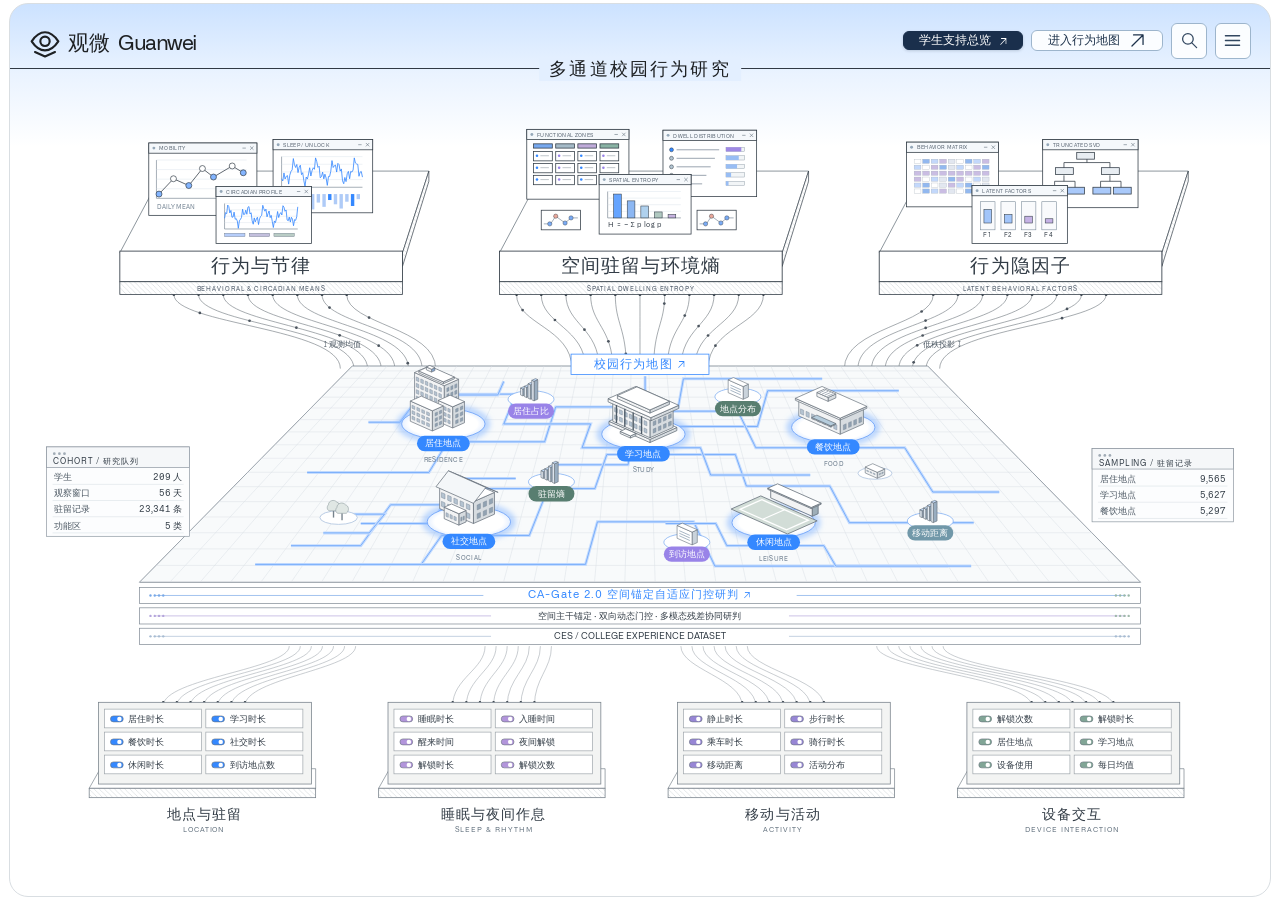
<file: campus-atlas/index.html>
<!doctype html>
<html lang="zh-CN">
<head>
  <meta charset="utf-8">
  <meta name="viewport" content="width=device-width, initial-scale=1">
  <meta name="theme-color" content="#d0e4ff">
  <meta name="description" content="观微校园行为研究工作台。探索三条行为表征通道与匿名学生的校园驻留记录。">
  <title>观微 · 多通道校园行为研究</title>
  <link rel="stylesheet" href="atlas.css">
  <link rel="stylesheet" href="workbench.css">
  <link rel="stylesheet" href="observations.css">
  <script defer src="diagram.js"></script>
  <script defer src="dataset.js"></script>
  <script defer src="pointmap.js"></script>
  <script defer src="workbench.js"></script>
  <script defer src="observations.js"></script>
  <script defer src="atlas.js"></script>
</head>
<body>
<main id="home" class="home">
  <header class="home-head">
    <a href="#home" class="brand" aria-label="观微首页"><span data-icon="brand"></span>观微<span class="brand-en">Guanwei</span></a>
    <h1>多通道校园行为研究</h1>
    <div class="head-actions">
      <a class="enter support-enter" href="#overview">学生支持总览 <span>↗</span></a>
      <a class="enter" href="#map">进入行为地图 <span data-icon="arrowUpRight"></span></a>
      <button class="head-icon" data-action="search" aria-label="查找学生" title="查找学生"><span data-icon="search"></span></button>
      <button class="head-icon" data-action="methods" aria-label="研究方法与数据" title="研究方法与数据"><span data-icon="menu"></span></button>
    </div>
  </header>
  <div class="diagram-scroll" tabindex="0" aria-label="交互式多通道研究架构图"><div id="architecture"></div></div>
  <div class="mobile-home-actions"><button data-action="enlarge">展开架构图</button></div>
  <nav class="mobile-index" aria-label="研究架构索引">
    <h2>研究通道</h2>
    <button data-channel="rhythm"><span>行为与节律</span><small>观察窗口内的行为均值 ↗</small></button>
    <button data-channel="spatial"><span>空间驻留与环境熵</span><small>五类地点的驻留分布 ↗</small></button>
    <button data-channel="latent"><span>行为隐因子</span><small>四维行为表征 ↗</small></button>
    <button data-channel="quality"><span>自适应门控研判</span><small>空间锚定 · 动态分流 ↗</small></button>
    <h2>校园功能区</h2>
    <div class="mobile-zones"><a href="#map/home">居住</a><a href="#map/study">学习</a><a href="#map/food">餐饮</a><a href="#map/social">社交</a><a href="#map/leisure">休闲</a></div>
  </nav>
</main>
<main id="workspace" class="workspace" hidden>
  <header class="work-head">
    <a href="#home" class="work-brand" title="返回研究架构"><span data-icon="brand"></span><b>观微</b></a>
    <a href="#home" class="back"><span data-icon="back"></span><span>研究架构</span></a>
    <h1>校园行为地图 <small>/ Campus Atlas</small></h1>
    <a class="map-support-link" href="#overview">学生支持 ↗</a>
    <button data-action="map-info" title="地图读法" aria-label="地图读法"><span data-icon="book"></span></button>
    <button class="export" data-action="export"><span data-icon="download"></span><span>导出记录</span></button>
  </header>
  <div class="work-body">
    <nav class="rail" aria-label="地图工具">
      <button data-action="students" title="学生索引" aria-label="学生索引"><span data-icon="database"></span></button>
      <button data-action="filters" title="筛选条件" aria-label="筛选条件"><span data-icon="filter"></span></button>
      <button data-action="map-info" title="图例与数据说明" aria-label="图例与数据说明"><span data-icon="info"></span></button>
      <a class="rail-bottom" href="#home" title="返回研究架构" aria-label="返回研究架构"><span data-icon="home"></span></a>
    </nav>
    <aside id="side" class="side">
      <header><strong id="sideTitle"></strong><button data-action="close-side" title="收起面板" aria-label="收起面板"><span data-icon="close"></span></button></header>
      <div id="sideContent"></div>
    </aside>
    <section class="map-body" aria-label="校园驻留点图">
      <div class="plot" id="plot">
        <canvas id="points" tabindex="0" aria-label="校园功能区驻留点图，可通过学生索引或下方记录按钮查看学生"></canvas>
        <div class="plot-tools"><button data-action="fit"><span data-icon="fit"></span>适应视图</button><button data-action="area" id="areaBtn" aria-pressed="false"><span data-icon="area"></span>区域框选</button><button data-action="clear-area" id="clearArea" hidden>清除框选</button></div>
        <div class="zoom"><button data-action="zoom-in" title="放大" aria-label="放大">+</button><button data-action="zoom-out" title="缩小" aria-label="缩小">−</button></div>
        <div id="hoverTip" class="hover-tip" hidden></div>
        <div class="legend"><div><i class="gold"></i>常规与中分组驻留</div><div><i class="purple"></i>高分组驻留</div></div>
        <output id="mapCount" class="map-count"></output>
        <div class="empty" id="noEvents" hidden>当前条件下没有驻留记录 <button data-action="reset">重置筛选</button></div>
      </div>
      <section class="timeline" aria-label="观察日时间轴">
        <button data-action="play" id="play" title="按日播放" aria-label="按日播放"><span data-icon="play"></span></button>
        <div class="timeline-track"><div class="ticks"><span>D01</span><span>D14</span><span>D28</span><span>D42</span><span>D56</span></div>
          <div id="timelineBars" title="拖动选择观察日范围，双击显示全部"></div>
        </div>
        <button class="day-readout" data-action="all-days" title="恢复全部观察日" id="dayReadout"></button>
      </section>
    </section>
  </div>
</main>
<dialog id="dialog"><div class="dialog-head"><span class="dialog-brand"><span data-icon="brand"></span>观微研究工作台</span><button data-action="dismiss" aria-label="关闭"><span data-icon="close"></span></button></div><div id="dialogContent"></div></dialog>
</body>
</html>
</file>
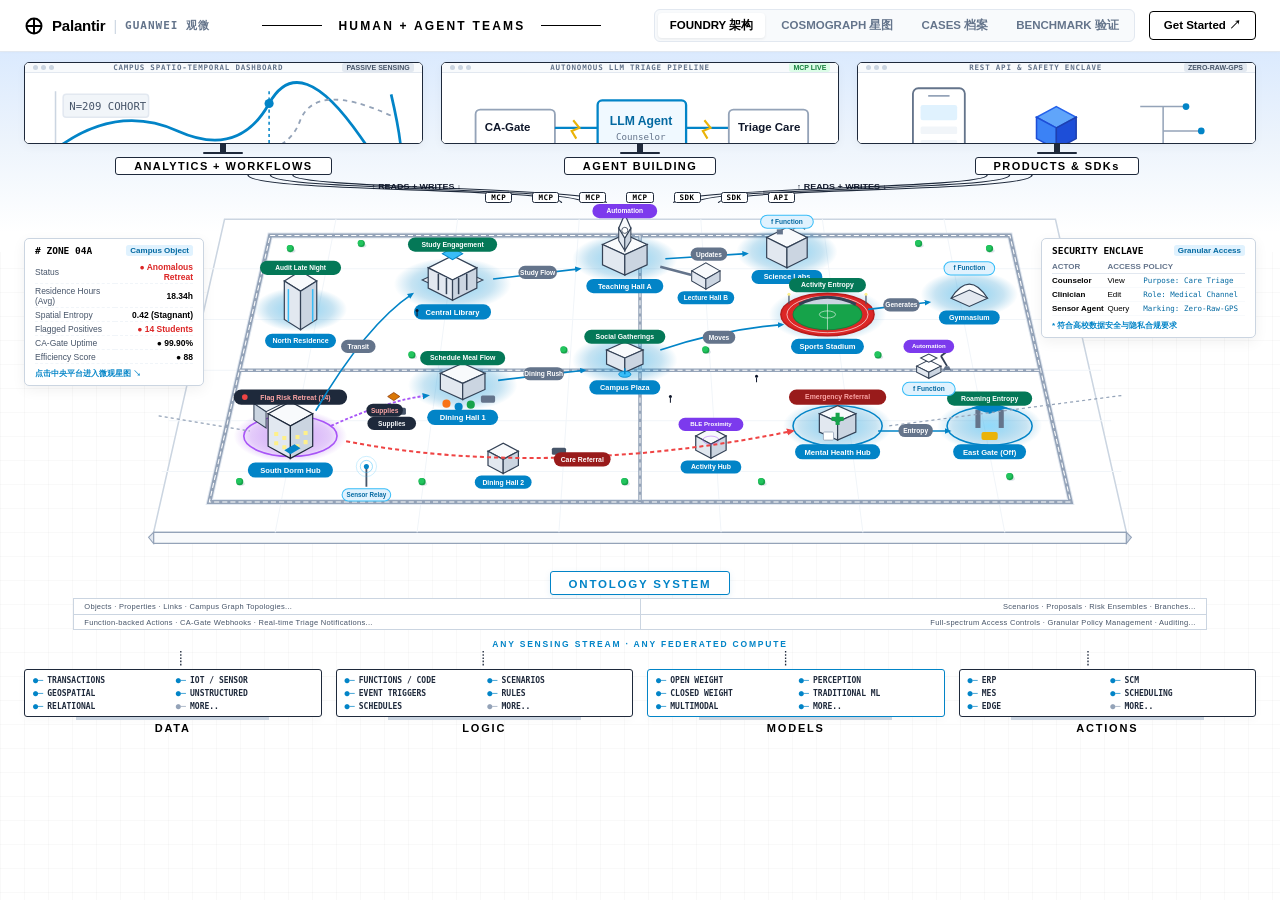
<file: workbench-preview/index.html>
<!DOCTYPE html>
<html lang="zh-CN">
<head>
  <meta charset="UTF-8">
  <meta name="viewport" content="width=device-width, initial-scale=1.0">
  <meta name="description" content="基于 Palantir Foundry 架构与 Cosmograph 轨迹星图的校园心理危机智能预警工作台">
  <title>Palantir Foundry × Cosmograph · 观微</title>
  <link rel="stylesheet" href="ui.css">
  <script defer src="data.js"></script>
  <script defer src="trajectories.js"></script>
  <script defer src="three-runtime.js"></script>
  <script defer src="scene3d.js"></script>
  <script defer src="visuals.js"></script>
  <script defer src="app.js"></script>
</head>
<body class="theme-foundry">

  <!-- ================= PALANTIR STYLE WHITE HEADER ================= -->
  <header class="palantir-header">
    <div class="palantir-brand">
      <svg class="palantir-logo-icon" width="20" height="20" viewBox="0 0 24 24" fill="none" stroke="currentColor" stroke-width="2.4">
        <circle cx="12" cy="12" r="9"/>
        <path d="M12 3v18M3 12h18"/>
      </svg>
      <span class="palantir-logo-text">Palantir</span>
      <span class="brand-divider">|</span>
      <span class="research-brand-text">GUANWEI 观微</span>
    </div>

    <div class="palantir-center-ribbon">
      <span class="ribbon-dash"></span>
      <span class="ribbon-text">HUMAN + AGENT TEAMS</span>
      <span class="ribbon-dash"></span>
    </div>

    <div class="palantir-nav-actions">
      <div class="view-switcher-group">
        <button type="button" class="view-switch-btn active" data-view="foundry">
          <span>FOUNDRY 架构</span>
        </button>
        <button type="button" class="view-switch-btn" data-view="cosmograph" id="btn-top-cosmograph">
          <span>COSMOGRAPH 星图</span>
        </button>
        <button type="button" class="view-switch-btn" data-view="cases">
          <span>CASES 档案</span>
        </button>
        <button type="button" class="view-switch-btn" data-view="research">
          <span>BENCHMARK 验证</span>
        </button>
      </div>

      <button type="button" class="btn-get-started" id="btn-quick-launch-star">
        <span>Get Started ↗</span>
      </button>
    </div>
  </header>


  
  <!-- ================= VIEW 1: PALANTIR FOUNDRY ARCHITECTURE ================= -->
  <main class="view-panel active" id="view-foundry" aria-label="Palantir Foundry 架构">
    <div class="palantir-canvas">

      <!-- Top Row: Three Monitor Displays -->
      <section class="monitors-row">
        
        <!-- Monitor 1: Analytics + Workflows -->
        <div class="monitor-wrapper">
          <div class="monitor-screen">
            <div class="screen-chrome">
              <span class="dots"><i></i><i></i><i></i></span>
              <span class="chrome-title">CAMPUS SPATIO-TEMPORAL DASHBOARD</span>
              <span class="chrome-badge">PASSIVE SENSING</span>
            </div>
            <div class="screen-viewport">
              <svg class="monitor-svg" viewBox="0 0 260 76">
                <line x1="20" y1="62" x2="240" y2="62" stroke="#cbd5e1" stroke-width="1"/>
                <line x1="20" y1="12" x2="20" y2="62" stroke="#cbd5e1" stroke-width="1"/>
                <path d="M 20 50 Q 60 20, 100 38 T 160 20 T 220 42 T 240 14" fill="none" stroke="#0284c7" stroke-width="1.8"/>
                <path d="M 20 58 Q 70 45, 120 52 T 180 32 T 240 28" fill="none" stroke="#94a3b8" stroke-width="1.2" stroke-dasharray="3 3"/>
                <circle cx="160" cy="20" r="3" fill="#0284c7"/>
                <line x1="160" y1="12" x2="160" y2="62" stroke="#0284c7" stroke-width="1" stroke-dasharray="2 2"/>
                <rect x="25" y="14" width="56" height="15" rx="2" fill="#f1f5f9" stroke="#e2e8f0"/>
                <text x="29" y="24" font-size="7" fill="#475569" font-family="monospace">N=209 COHORT</text>
              </svg>
            </div>
          </div>
          <div class="monitor-stand"></div>
          <div class="monitor-base"></div>
          <div class="monitor-title-box">
            <h3>ANALYTICS + WORKFLOWS</h3>
          </div>
        </div>

        <!-- Monitor 2: Agent Building -->
        <div class="monitor-wrapper">
          <div class="monitor-screen">
            <div class="screen-chrome">
              <span class="dots"><i></i><i></i><i></i></span>
              <span class="chrome-title">AUTONOMOUS LLM TRIAGE PIPELINE</span>
              <span class="chrome-badge live">MCP LIVE</span>
            </div>
            <div class="screen-viewport">
              <svg class="monitor-svg" viewBox="0 0 260 76">
                <rect x="22" y="24" width="52" height="24" rx="3" fill="#ffffff" stroke="#94a3b8" stroke-width="1.2"/>
                <text x="28" y="38" font-size="7.5" font-weight="700" fill="#0f172a" font-family="sans-serif">CA-Gate</text>
                
                <line x1="74" y1="36" x2="102" y2="36" stroke="#0284c7" stroke-width="1.5"/>
                
                <rect x="102" y="18" width="58" height="34" rx="3" fill="#f0f9ff" stroke="#0284c7" stroke-width="1.5"/>
                <text x="110" y="34" font-size="8" font-weight="700" fill="#0369a1" font-family="sans-serif">LLM Agent</text>
                <text x="114" y="44" font-size="6" fill="#64748b" font-family="monospace">Counselor</text>

                <line x1="160" y1="36" x2="188" y2="36" stroke="#0284c7" stroke-width="1.5"/>

                <rect x="188" y="24" width="52" height="24" rx="3" fill="#ffffff" stroke="#94a3b8" stroke-width="1.2"/>
                <text x="194" y="38" font-size="7.5" font-weight="700" fill="#0f172a" font-family="sans-serif">Triage Care</text>

                <path d="M 86 31 L 90 36 L 85 38 L 88 43" stroke="#eab308" stroke-width="1.4" fill="none"/>
                <path d="M 172 31 L 176 36 L 171 38 L 174 43" stroke="#eab308" stroke-width="1.4" fill="none"/>
              </svg>
            </div>
          </div>
          <div class="monitor-stand"></div>
          <div class="monitor-base"></div>
          <div class="monitor-title-box">
            <h3>AGENT BUILDING</h3>
          </div>
        </div>

        <!-- Monitor 3: Products & SDKs -->
        <div class="monitor-wrapper">
          <div class="monitor-screen">
            <div class="screen-chrome">
              <span class="dots"><i></i><i></i><i></i></span>
              <span class="chrome-title">REST API & SAFETY ENCLAVE</span>
              <span class="chrome-badge">ZERO-RAW-GPS</span>
            </div>
            <div class="screen-viewport">
              <svg class="monitor-svg" viewBox="0 0 260 76">
                <!-- Mobile Mockup -->
                <rect x="36" y="10" width="34" height="56" rx="3.5" fill="#ffffff" stroke="#64748b" stroke-width="1.2"/>
                <line x1="46" y1="15" x2="60" y2="15" stroke="#94a3b8" stroke-width="1.2"/>
                <rect x="41" y="21" width="24" height="10" rx="1.5" fill="#e0f2fe"/>
                <rect x="41" y="35" width="24" height="5" rx="1" fill="#f1f5f9"/>
                <rect x="41" y="44" width="24" height="5" rx="1" fill="#f1f5f9"/>

                <!-- Isometric 3D Security Cube -->
                <g transform="translate(130, 36)">
                  <polygon points="0,-14 13,-7 0,0 -13,-7" fill="#60a5fa" stroke="#2563eb" stroke-width="1"/>
                  <polygon points="-13,-7 0,0 0,14 -13,7" fill="#3b82f6" stroke="#1d4ed8" stroke-width="1"/>
                  <polygon points="13,-7 0,0 0,14 13,7" fill="#1d4ed8" stroke="#1e40af" stroke-width="1"/>
                </g>

                <!-- API Hierarchy Tree -->
                <line x1="185" y1="22" x2="215" y2="22" stroke="#94a3b8" stroke-width="1"/>
                <line x1="200" y1="22" x2="200" y2="58" stroke="#94a3b8" stroke-width="1"/>
                <line x1="200" y1="38" x2="225" y2="38" stroke="#94a3b8" stroke-width="1"/>
                <line x1="200" y1="58" x2="235" y2="58" stroke="#94a3b8" stroke-width="1"/>
                <circle cx="215" cy="22" r="2.2" fill="#0284c7"/>
                <circle cx="225" cy="38" r="2.2" fill="#0284c7"/>
                <circle cx="235" cy="58" r="2.2" fill="#0284c7"/>
              </svg>
            </div>
          </div>
          <div class="monitor-stand"></div>
          <div class="monitor-base"></div>
          <div class="monitor-title-box">
            <h3>PRODUCTS & SDKs</h3>
          </div>
        </div>

      </section>

      <!-- Connecting Cables Fanning Downward -->
      <section class="cables-fanning">
        <svg viewBox="0 0 1100 32" preserveAspectRatio="none">
          <path d="M 200 0 C 200 20, 480 14, 480 32" stroke="#1e293b" stroke-width="1.2" fill="none"/>
          <path d="M 220 0 C 220 18, 500 14, 500 32" stroke="#1e293b" stroke-width="1.2" fill="none"/>
          <path d="M 240 0 C 240 16, 520 14, 520 32" stroke="#1e293b" stroke-width="1.2" fill="none"/>
          <path d="M 900 0 C 900 20, 620 14, 620 32" stroke="#1e293b" stroke-width="1.2" fill="none"/>
          <path d="M 880 0 C 880 18, 600 14, 600 32" stroke="#1e293b" stroke-width="1.2" fill="none"/>
          <path d="M 860 0 C 860 16, 580 14, 580 32" stroke="#1e293b" stroke-width="1.2" fill="none"/>
          <text x="310" y="16" font-size="8" font-weight="700" fill="#0f172a" font-family="sans-serif">↑ READS + WRITES ↓</text>
          <text x="690" y="16" font-size="8" font-weight="700" fill="#0f172a" font-family="sans-serif">↑ READS + WRITES ↓</text>
        </svg>
        <div class="mcp-badges-row">
          <span class="mcp-pill">MCP</span>
          <span class="mcp-pill">MCP</span>
          <span class="mcp-pill">MCP</span>
          <span class="mcp-pill">MCP</span>
          <span class="mcp-pill">SDK</span>
          <span class="mcp-pill">SDK</span>
          <span class="mcp-pill">API</span>
        </div>
      </section>

      <!-- Center: The 2.5D Isometric CAMPUS GIS ONTOLOGY SYSTEM Platform -->
      <section class="ontology-master-stage" id="ontology-master-stage" title="点击下钻进入 Cosmograph 深空轨迹星图">
        
        <!-- Left Floating Card: # ZONE 04A (Dormitory) -->
        <div class="palantir-float-card card-left">
          <div class="f-card-header">
            <span class="f-card-tag"># ZONE 04A</span>
            <span class="f-card-pill-blue">Campus Object</span>
          </div>
          <table class="f-card-table">
            <tr><td>Status</td><td class="bold red-dot">● Anomalous Retreat</td></tr>
            <tr><td>Residence Hours (Avg)</td><td class="bold">18.34h</td></tr>
            <tr><td>Spatial Entropy</td><td class="bold">0.42 (Stagnant)</td></tr>
            <tr><td>Flagged Positives</td><td class="bold red-dot">● 14 Students</td></tr>
            <tr><td>CA-Gate Uptime</td><td class="bold">● 99.90%</td></tr>
            <tr><td>Efficiency Score</td><td class="bold">● 88</td></tr>
          </table>
          <div class="f-card-hint">
            <span>点击中央平台进入微观星图 ↘</span>
          </div>
        </div>

        <!-- The 2.5D Isometric Platform SVG Drawing (DENSE FULL CAMPUS MAP - 18 NODES) -->
        <div class="isometric-canvas-wrap">
          <svg class="isometric-svg" viewBox="0 0 1000 375">
            <defs>
              <radialGradient id="node-halo" cx="50%" cy="50%" r="50%">
                <stop offset="0%" stop-color="#38bdf8" stop-opacity="0.55"/>
                <stop offset="70%" stop-color="#0284c7" stop-opacity="0.22"/>
                <stop offset="100%" stop-color="#0284c7" stop-opacity="0"/>
              </radialGradient>
              <radialGradient id="node-halo-purple" cx="50%" cy="50%" r="50%">
                <stop offset="0%" stop-color="#c084fc" stop-opacity="0.6"/>
                <stop offset="70%" stop-color="#9333ea" stop-opacity="0.25"/>
                <stop offset="100%" stop-color="#9333ea" stop-opacity="0"/>
              </radialGradient>
              <marker id="arrow-blue" viewBox="0 0 10 10" refX="5" refY="5" markerWidth="5" markerHeight="5" orient="auto-start-reverse">
                <path d="M 0 1.5 L 8 5 L 0 8.5 z" fill="#0284c7"/>
              </marker>
              <marker id="arrow-red" viewBox="0 0 10 10" refX="5" refY="5" markerWidth="5" markerHeight="5" orient="auto-start-reverse">
                <path d="M 0 1.5 L 8 5 L 0 8.5 z" fill="#ef4444"/>
              </marker>
            </defs>

            <!-- 2.5D Isometric Platform Top Surface -->
            <polygon points="90,16 910,16 980,325 20,325" fill="#ffffff" stroke="#cbd5e1" stroke-width="1.5"/>
            
            <!-- Platform 3D Front Extrusion Slab Thickness -->
            <polygon points="20,325 980,325 980,336 20,336" fill="#f8fafc" stroke="#94a3b8" stroke-width="1.2"/>
            <polygon points="20,325 20,336 15,330" fill="#e2e8f0" stroke="#94a3b8" stroke-width="1"/>
            <polygon points="980,325 980,336 985,330" fill="#cbd5e1" stroke="#94a3b8" stroke-width="1"/>

            <!-- Campus Grid lines -->
            <g stroke="#f1f5f9" stroke-width="1">
              <line x1="75" y1="65" x2="925" y2="65"/>
              <line x1="60" y1="115" x2="940" y2="115"/>
              <line x1="45" y1="165" x2="955" y2="165"/>
              <line x1="35" y1="215" x2="965" y2="215"/>
              <line x1="28" y1="265" x2="975" y2="265"/>
              <line x1="200" y1="16" x2="140" y2="325"/>
              <line x1="320" y1="16" x2="280" y2="325"/>
              <line x1="440" y1="16" x2="420" y2="325"/>
              <line x1="560" y1="16" x2="580" y2="325"/>
              <line x1="680" y1="16" x2="720" y2="325"/>
              <line x1="800" y1="16" x2="860" y2="325"/>
            </g>

            <!-- Campus Perimeter Ring Avenue & Cross Roads (Asphalt + White Dash) -->
            <polygon points="135,32 865,32 925,295 75,295" fill="none" stroke="#e2e8f0" stroke-width="6"/>
            <polygon points="135,32 865,32 925,295 75,295" fill="none" stroke="#94a3b8" stroke-width="4"/>
            <polygon points="135,32 865,32 925,295 75,295" fill="none" stroke="#ffffff" stroke-width="1" stroke-dasharray="5 3"/>

            <line x1="500" y1="32" x2="500" y2="295" stroke="#94a3b8" stroke-width="3.5"/>
            <line x1="500" y1="32" x2="500" y2="295" stroke="#ffffff" stroke-width="1" stroke-dasharray="5 3"/>

            <line x1="105" y1="165" x2="895" y2="165" stroke="#94a3b8" stroke-width="3.5"/>
            <line x1="105" y1="165" x2="895" y2="165" stroke="#ffffff" stroke-width="1" stroke-dasharray="5 3"/>

            <!-- Campus Landscaping Trees -->
            <g>
              <g transform="translate(155, 45)"><ellipse cx="1" cy="2" rx="4" ry="2" fill="#94a3b8" opacity="0.3"/><circle cx="0" cy="0" r="3.5" fill="#16a34a"/><circle cx="-0.8" cy="-0.8" r="2.8" fill="#22c55e"/></g>
              <g transform="translate(225, 40)"><ellipse cx="1" cy="2" rx="4" ry="2" fill="#94a3b8" opacity="0.3"/><circle cx="0" cy="0" r="3.5" fill="#16a34a"/><circle cx="-0.8" cy="-0.8" r="2.8" fill="#22c55e"/></g>
              <g transform="translate(775, 40)"><ellipse cx="1" cy="2" rx="4" ry="2" fill="#94a3b8" opacity="0.3"/><circle cx="0" cy="0" r="3.5" fill="#16a34a"/><circle cx="-0.8" cy="-0.8" r="2.8" fill="#22c55e"/></g>
              <g transform="translate(845, 45)"><ellipse cx="1" cy="2" rx="4" ry="2" fill="#94a3b8" opacity="0.3"/><circle cx="0" cy="0" r="3.5" fill="#16a34a"/><circle cx="-0.8" cy="-0.8" r="2.8" fill="#22c55e"/></g>
              <g transform="translate(275, 150)"><ellipse cx="1" cy="2" rx="4" ry="2" fill="#94a3b8" opacity="0.3"/><circle cx="0" cy="0" r="3.5" fill="#16a34a"/><circle cx="-0.8" cy="-0.8" r="2.8" fill="#22c55e"/></g>
              <g transform="translate(425, 145)"><ellipse cx="1" cy="2" rx="4" ry="2" fill="#94a3b8" opacity="0.3"/><circle cx="0" cy="0" r="3.5" fill="#16a34a"/><circle cx="-0.8" cy="-0.8" r="2.8" fill="#22c55e"/></g>
              <g transform="translate(565, 145)"><ellipse cx="1" cy="2" rx="4" ry="2" fill="#94a3b8" opacity="0.3"/><circle cx="0" cy="0" r="3.5" fill="#16a34a"/><circle cx="-0.8" cy="-0.8" r="2.8" fill="#22c55e"/></g>
              <g transform="translate(735, 150)"><ellipse cx="1" cy="2" rx="4" ry="2" fill="#94a3b8" opacity="0.3"/><circle cx="0" cy="0" r="3.5" fill="#16a34a"/><circle cx="-0.8" cy="-0.8" r="2.8" fill="#22c55e"/></g>
              <g transform="translate(105, 275)"><ellipse cx="1" cy="2" rx="4" ry="2" fill="#94a3b8" opacity="0.3"/><circle cx="0" cy="0" r="3.5" fill="#16a34a"/><circle cx="-0.8" cy="-0.8" r="2.8" fill="#22c55e"/></g>
              <g transform="translate(285, 275)"><ellipse cx="1" cy="2" rx="4" ry="2" fill="#94a3b8" opacity="0.3"/><circle cx="0" cy="0" r="3.5" fill="#16a34a"/><circle cx="-0.8" cy="-0.8" r="2.8" fill="#22c55e"/></g>
              <g transform="translate(485, 275)"><ellipse cx="1" cy="2" rx="4" ry="2" fill="#94a3b8" opacity="0.3"/><circle cx="0" cy="0" r="3.5" fill="#16a34a"/><circle cx="-0.8" cy="-0.8" r="2.8" fill="#22c55e"/></g>
              <g transform="translate(620, 275)"><ellipse cx="1" cy="2" rx="4" ry="2" fill="#94a3b8" opacity="0.3"/><circle cx="0" cy="0" r="3.5" fill="#16a34a"/><circle cx="-0.8" cy="-0.8" r="2.8" fill="#22c55e"/></g>
              <g transform="translate(865, 270)"><ellipse cx="1" cy="2" rx="4" ry="2" fill="#94a3b8" opacity="0.3"/><circle cx="0" cy="0" r="3.5" fill="#16a34a"/><circle cx="-0.8" cy="-0.8" r="2.8" fill="#22c55e"/></g>
            </g>

            <!-- ================= DENSE CAMPUS FACILITIES (18 NODES) ================= -->

            <!-- 1. South Dorm Block 1 (High-Risk Retreat Epicenter) -->
            <g transform="translate(155, 230)">
              <ellipse cx="0" cy="0" rx="56" ry="26" fill="url(#node-halo-purple)"/>
              <ellipse cx="0" cy="0" rx="46" ry="20" fill="none" stroke="#a855f7" stroke-width="1.6"/>
              <!-- Building 1 (4-story) -->
              <polygon points="-22,-22 0,-34 22,-22 0,-10" fill="#f8fafc" stroke="#1e293b" stroke-width="1.2"/>
              <polygon points="-22,-22 0,-10 0,22 -22,10" fill="#e2e8f0" stroke="#1e293b" stroke-width="1.2"/>
              <polygon points="22,-22 0,-10 0,22 22,10" fill="#cbd5e1" stroke="#1e293b" stroke-width="1.2"/>
              <!-- Lit Windows -->
              <rect x="-16" y="-4" width="4" height="4" rx="0.5" fill="#fef08a"/>
              <rect x="-8" y="0" width="4" height="4" rx="0.5" fill="#fef08a"/>
              <rect x="-16" y="5" width="4" height="4" rx="0.5" fill="#fef08a"/>
              <rect x="-8" y="9" width="4" height="4" rx="0.5" fill="#fef08a"/>
              <rect x="5" y="-1" width="4" height="4" rx="0.5" fill="#fef08a"/>
              <rect x="13" y="-5" width="4" height="4" rx="0.5" fill="#fef08a"/>
              <rect x="5" y="8" width="4" height="4" rx="0.5" fill="#fef08a"/>
              <rect x="13" y="4" width="4" height="4" rx="0.5" fill="#fef08a"/>
              <!-- Entrance canopy -->
              <polygon points="-6,14 4,8 10,12 0,18" fill="#0284c7"/>
              <!-- Dorm 2 annex behind -->
              <polygon points="-36,-32 -20,-40 -8,-32 -24,-24" fill="#f1f5f9" stroke="#334155" stroke-width="1"/>
              <polygon points="-36,-32 -24,-24 -24,-8 -36,-16" fill="#cbd5e1" stroke="#334155" stroke-width="1"/>
              <!-- Badges -->
              <rect x="-42" y="26" width="84" height="15" rx="7.5" fill="#0284c7"/>
              <text x="0" y="36.5" font-size="7.5" font-weight="700" fill="#ffffff" text-anchor="middle">South Dorm Hub</text>
              <rect x="-56" y="-46" width="112" height="15" rx="7.5" fill="#1e293b"/>
              <circle cx="-45" cy="-38.5" r="2.8" fill="#ef4444"/>
              <text x="5" y="-36" font-size="6.8" font-weight="700" fill="#fca5a5" text-anchor="middle">Flag Risk Retreat (14)</text>
            </g>

            <!-- 2. North Graduate Residence -->
            <g transform="translate(165, 105)">
              <ellipse cx="0" cy="0" rx="46" ry="22" fill="url(#node-halo)"/>
              <!-- 6-story high-rise tower -->
              <polygon points="-16,-28 0,-38 16,-28 0,-18" fill="#f8fafc" stroke="#334155" stroke-width="1.2"/>
              <polygon points="-16,-28 0,-18 0,20 -16,10" fill="#e2e8f0" stroke="#334155" stroke-width="1.2"/>
              <polygon points="16,-28 0,-18 0,20 16,10" fill="#cbd5e1" stroke="#334155" stroke-width="1.2"/>
              <!-- Glass corner strips -->
              <line x1="-12" y1="-20" x2="-12" y2="12" stroke="#38bdf8" stroke-width="1.5"/>
              <line x1="12" y1="-20" x2="12" y2="12" stroke="#38bdf8" stroke-width="1.5"/>
              <rect x="-35" y="24" width="70" height="14" rx="7" fill="#0284c7"/>
              <text x="0" y="33.5" font-size="7" font-weight="700" fill="#ffffff" text-anchor="middle">North Residence</text>
              <rect x="-40" y="-48" width="80" height="14" rx="7" fill="#047857"/>
              <text x="0" y="-39" font-size="6.5" font-weight="700" fill="#ffffff" text-anchor="middle">Audit Late Night</text>
            </g>

            <!-- 3. Central Academic Library (Neoclassical Grand Library) -->
            <g transform="translate(315, 80)">
              <ellipse cx="0" cy="0" rx="58" ry="26" fill="url(#node-halo)"/>
              <!-- Stepped podium -->
              <polygon points="-30,-4 0,-18 30,-4 0,10" fill="#e2e8f0" stroke="#334155" stroke-width="1"/>
              <!-- Main Library Block -->
              <polygon points="-24,-16 0,-28 24,-16 0,-4" fill="#ffffff" stroke="#334155" stroke-width="1.2"/>
              <polygon points="-24,-16 0,-4 0,16 -24,4" fill="#e2e8f0" stroke="#334155" stroke-width="1.2"/>
              <polygon points="24,-16 0,-4 0,16 24,4" fill="#cbd5e1" stroke="#334155" stroke-width="1.2"/>
              <!-- Columns / Entrance Pillars -->
              <line x1="-14" y1="-10" x2="-14" y2="6" stroke="#334155" stroke-width="1.5"/>
              <line x1="-6" y1="-6" x2="-6" y2="10" stroke="#334155" stroke-width="1.5"/>
              <line x1="6" y1="-6" x2="6" y2="10" stroke="#334155" stroke-width="1.5"/>
              <line x1="14" y1="-10" x2="14" y2="6" stroke="#334155" stroke-width="1.5"/>
              <!-- Skylight Dome -->
              <polygon points="-10,-30 0,-36 10,-30 0,-24" fill="#38bdf8" stroke="#0284c7" stroke-width="1"/>
              <rect x="-38" y="20" width="76" height="15" rx="7.5" fill="#0284c7"/>
              <text x="0" y="30.5" font-size="7.5" font-weight="700" fill="#ffffff" text-anchor="middle">Central Library</text>
              <rect x="-44" y="-46" width="88" height="14" rx="7" fill="#047857"/>
              <text x="0" y="-37" font-size="6.8" font-weight="700" fill="#ffffff" text-anchor="middle">Study Engagement</text>
            </g>

            <!-- 4. Main Teaching Complex A (Clock Tower) -->
            <g transform="translate(485, 55)">
              <ellipse cx="0" cy="0" rx="52" ry="24" fill="url(#node-halo)"/>
              <!-- Lecture Hall Block -->
              <polygon points="-22,-14 0,-24 22,-14 0,-4" fill="#f8fafc" stroke="#334155" stroke-width="1.2"/>
              <polygon points="-22,-14 0,-4 0,16 -22,6" fill="#e2e8f0" stroke="#334155" stroke-width="1.2"/>
              <polygon points="22,-14 0,-4 0,16 22,6" fill="#cbd5e1" stroke="#334155" stroke-width="1.2"/>
              <!-- Clock Tower Spire -->
              <polygon points="-6,-30 0,-44 6,-30 0,-20" fill="#f8fafc" stroke="#334155" stroke-width="1.2"/>
              <polygon points="-6,-30 0,-20 0,-8 -6,-18" fill="#e2e8f0" stroke="#334155" stroke-width="1"/>
              <polygon points="6,-30 0,-20 0,-8 6,-18" fill="#cbd5e1" stroke="#334155" stroke-width="1"/>
              <circle cx="0" cy="-28" r="3" fill="#ffffff" stroke="#334155" stroke-width="0.8"/>
              <rect x="-38" y="20" width="76" height="14" rx="7" fill="#0284c7"/>
              <text x="0" y="29.5" font-size="7.2" font-weight="700" fill="#ffffff" text-anchor="middle">Teaching Hall A</text>
              <rect x="-32" y="-54" width="64" height="14" rx="7" fill="#7c3aed"/>
              <text x="0" y="-45" font-size="6.5" font-weight="700" fill="#ffffff" text-anchor="middle">Automation</text>
            </g>

            <!-- 5. Science & Computing Labs -->
            <g transform="translate(645, 48)">
              <ellipse cx="0" cy="0" rx="50" ry="24" fill="url(#node-halo)"/>
              <!-- Modern glass lab block -->
              <polygon points="-20,-14 0,-24 20,-14 0,-4" fill="#f8fafc" stroke="#334155" stroke-width="1.2"/>
              <polygon points="-20,-14 0,-4 0,16 -20,6" fill="#e2e8f0" stroke="#334155" stroke-width="1.2"/>
              <polygon points="20,-14 0,-4 0,16 20,6" fill="#cbd5e1" stroke="#334155" stroke-width="1.2"/>
              <!-- Rooftop HVAC chillers & Antenna -->
              <rect x="-10" y="-22" width="6" height="5" fill="#64748b"/>
              <path d="M 6 -22 Q 12 -28, 18 -22" stroke="#334155" stroke-width="1.4" fill="none"/>
              <rect x="-35" y="18" width="70" height="14" rx="7" fill="#0284c7"/>
              <text x="0" y="27.5" font-size="7.2" font-weight="700" fill="#ffffff" text-anchor="middle">Science Labs</text>
              <rect x="-26" y="-36" width="52" height="13" rx="6.5" fill="#e0f2fe" stroke="#38bdf8"/>
              <text x="0" y="-27.5" font-size="6.5" font-weight="700" fill="#0369a1" text-anchor="middle">f Function</text>
            </g>

            <!-- 6. Lecture Theater B & Skybridge -->
            <g transform="translate(565, 75)">
              <polygon points="-14,-8 0,-16 14,-8 0,0" fill="#f8fafc" stroke="#334155" stroke-width="1"/>
              <polygon points="-14,-8 0,0 0,10 -14,2" fill="#e2e8f0" stroke="#334155" stroke-width="1"/>
              <polygon points="14,-8 0,0 0,10 14,2" fill="#cbd5e1" stroke="#334155" stroke-width="1"/>
              <!-- Skybridge connecting to Hall A -->
              <line x1="-14" y1="-4" x2="-45" y2="-12" stroke="#64748b" stroke-width="2.5"/>
              <rect x="-28" y="12" width="56" height="13" rx="6.5" fill="#0284c7"/>
              <text x="0" y="21" font-size="6.5" font-weight="700" fill="#ffffff" text-anchor="middle">Lecture Hall B</text>
            </g>

            <!-- 7. First Student Dining Hall & Cafe Terrace -->
            <g transform="translate(325, 180)">
              <ellipse cx="0" cy="0" rx="54" ry="25" fill="url(#node-halo)"/>
              <!-- Food pavilion -->
              <polygon points="-22,-12 0,-22 22,-12 0,-2" fill="#f8fafc" stroke="#334155" stroke-width="1.2"/>
              <polygon points="-22,-12 0,-2 0,14 -22,4" fill="#e2e8f0" stroke="#334155" stroke-width="1.2"/>
              <polygon points="22,-12 0,-2 0,14 22,4" fill="#cbd5e1" stroke="#334155" stroke-width="1.2"/>
              <!-- Outdoor Terrace Parasols (Orange, Blue, Green) -->
              <circle cx="-16" cy="18" r="4" fill="#f97316"/>
              <circle cx="-4" cy="21" r="4" fill="#0284c7"/>
              <circle cx="8" cy="19" r="4" fill="#16a34a"/>
              <!-- Campus supply van at side -->
              <rect x="18" y="10" width="14" height="7" rx="1.5" fill="#64748b"/>
              <rect x="-35" y="24" width="70" height="15" rx="7.5" fill="#0284c7"/>
              <text x="0" y="34.5" font-size="7.5" font-weight="700" fill="#ffffff" text-anchor="middle">Dining Hall 1</text>
              <rect x="-42" y="-34" width="84" height="14" rx="7" fill="#047857"/>
              <text x="0" y="-25" font-size="6.8" font-weight="700" fill="#ffffff" text-anchor="middle">Schedule Meal Flow</text>
            </g>

            <!-- 8. Campus Logistics & Supply Delivery Vans -->
            <g transform="translate(255, 205)">
              <rect x="-12" y="-5" width="12" height="7" rx="1.5" fill="#475569"/>
              <rect x="2" y="-3" width="12" height="7" rx="1.5" fill="#475569"/>
              <!-- Pallet boxes stacked -->
              <polygon points="-4,-14 2,-18 8,-14 2,-10" fill="#d97706" stroke="#92400e" stroke-width="0.8"/>
              <rect x="-24" y="6" width="48" height="13" rx="6.5" fill="#1e293b"/>
              <text x="0" y="15" font-size="6.5" font-weight="700" fill="#f8fafc" text-anchor="middle">Supplies</text>
            </g>

            <!-- 9. Campus Life Commercial Plaza & Pedestrian Street -->
            <g transform="translate(485, 155)">
              <ellipse cx="0" cy="0" rx="52" ry="25" fill="url(#node-halo)"/>
              <!-- Storefronts & cafe pavilion -->
              <polygon points="-18,-10 0,-18 18,-10 0,-2" fill="#f8fafc" stroke="#334155" stroke-width="1.2"/>
              <polygon points="-18,-10 0,-2 0,12 -18,4" fill="#e2e8f0" stroke="#334155" stroke-width="1.2"/>
              <polygon points="18,-10 0,-2 0,12 18,4" fill="#cbd5e1" stroke="#334155" stroke-width="1.2"/>
              <!-- Central Fountain / Campus Sculpture -->
              <ellipse cx="0" cy="14" rx="6" ry="3" fill="#38bdf8" stroke="#0284c7" stroke-width="0.8"/>
              <line x1="0" y1="14" x2="0" y2="8" stroke="#0284c7" stroke-width="1.5"/>
              <rect x="-35" y="20" width="70" height="14" rx="7" fill="#0284c7"/>
              <text x="0" y="29.5" font-size="7.2" font-weight="700" fill="#ffffff" text-anchor="middle">Campus Plaza</text>
              <rect x="-40" y="-30" width="80" height="14" rx="7" fill="#047857"/>
              <text x="0" y="-21" font-size="6.8" font-weight="700" fill="#ffffff" text-anchor="middle">Social Gatherings</text>
            </g>

            <!-- 10. Second Dining Center & Night Market -->
            <g transform="translate(365, 255)">
              <polygon points="-15,-10 0,-18 15,-10 0,-2" fill="#f8fafc" stroke="#334155" stroke-width="1.2"/>
              <polygon points="-15,-10 0,-2 0,12 -15,4" fill="#e2e8f0" stroke="#334155" stroke-width="1.2"/>
              <polygon points="15,-10 0,-2 0,12 15,4" fill="#cbd5e1" stroke="#334155" stroke-width="1.2"/>
              <rect x="-28" y="14" width="56" height="13" rx="6.5" fill="#0284c7"/>
              <text x="0" y="23" font-size="6.8" font-weight="700" fill="#ffffff" text-anchor="middle">Dining Hall 2</text>
            </g>

            <!-- 11. Central Sports Stadium & Running Track (Realistic 3D Stadium) -->
            <g transform="translate(685, 110)">
              <ellipse cx="0" cy="0" rx="58" ry="27" fill="url(#node-halo)"/>
              <!-- Red Tartan Running Track Oval -->
              <ellipse cx="0" cy="0" rx="46" ry="21" fill="#dc2626" stroke="#b91c1c" stroke-width="1.5"/>
              <!-- White Track Lane Lines -->
              <ellipse cx="0" cy="0" rx="40" ry="18" fill="none" stroke="#ffffff" stroke-width="0.8" opacity="0.8"/>
              <!-- Green Soccer Field -->
              <ellipse cx="0" cy="0" rx="34" ry="15" fill="#16a34a" stroke="#15803d" stroke-width="1"/>
              <!-- Field markings -->
              <line x1="0" y1="-15" x2="0" y2="15" stroke="#ffffff" stroke-width="0.8" opacity="0.7"/>
              <ellipse cx="0" cy="0" rx="8" ry="3.5" fill="none" stroke="#ffffff" stroke-width="0.8" opacity="0.7"/>
              <!-- Grandstand Canopy on North Curve -->
              <path d="M -28 -10 Q 0 -24, 28 -10" stroke="#334155" stroke-width="3" fill="#cbd5e1"/>
              <!-- 4 Corner Floodlight Pylons -->
              <line x1="-38" y1="-10" x2="-38" y2="-20" stroke="#475569" stroke-width="1.2"/>
              <circle cx="-38" cy="-20" r="1.5" fill="#fef08a"/>
              <line x1="38" y1="-10" x2="38" y2="-20" stroke="#475569" stroke-width="1.2"/>
              <circle cx="38" cy="-20" r="1.5" fill="#fef08a"/>
              <rect x="-36" y="24" width="72" height="15" rx="7.5" fill="#0284c7"/>
              <text x="0" y="34.5" font-size="7.5" font-weight="700" fill="#ffffff" text-anchor="middle">Sports Stadium</text>
              <rect x="-38" y="-36" width="76" height="14" rx="7" fill="#047857"/>
              <text x="0" y="-27" font-size="6.8" font-weight="700" fill="#ffffff" text-anchor="middle">Activity Entropy</text>
            </g>

            <!-- 12. Indoor Gymnasium & Basketball Arena -->
            <g transform="translate(825, 90)">
              <ellipse cx="0" cy="0" rx="48" ry="23" fill="url(#node-halo)"/>
              <!-- Curved Barrel Vault Dome -->
              <path d="M -18 4 Q 0 -24, 18 4" fill="#f8fafc" stroke="#334155" stroke-width="1.2"/>
              <polygon points="-18,4 0,12 18,4 0,-4" fill="#e2e8f0" stroke="#334155" stroke-width="1"/>
              <rect x="-30" y="16" width="60" height="14" rx="7" fill="#0284c7"/>
              <text x="0" y="25.5" font-size="7" font-weight="700" fill="#ffffff" text-anchor="middle">Gymnasium</text>
              <rect x="-25" y="-32" width="50" height="13" rx="6.5" fill="#e0f2fe" stroke="#38bdf8"/>
              <text x="0" y="-23.5" font-size="6.5" font-weight="700" fill="#0369a1" text-anchor="middle">f Function</text>
            </g>

            <!-- 13. Campus Clinic & Mental Health Counseling Center -->
            <g transform="translate(695, 220)">
              <ellipse cx="0" cy="0" rx="54" ry="26" fill="url(#node-halo)"/>
              <ellipse cx="0" cy="0" rx="44" ry="20" fill="none" stroke="#0284c7" stroke-width="1.5"/>
              <!-- 3-story hospital block -->
              <polygon points="-18,-12 0,-20 18,-12 0,-4" fill="#f8fafc" stroke="#334155" stroke-width="1.2"/>
              <polygon points="-18,-12 0,-4 0,14 -18,6" fill="#e2e8f0" stroke="#334155" stroke-width="1.2"/>
              <polygon points="18,-12 0,-4 0,14 18,6" fill="#cbd5e1" stroke="#334155" stroke-width="1.2"/>
              <!-- Green Medical Cross -->
              <rect x="-2" y="-13" width="4" height="12" fill="#16a34a"/>
              <rect x="-6" y="-9" width="12" height="4" fill="#16a34a"/>
              <!-- Ambulatory Consultation Bay -->
              <rect x="-14" y="6" width="10" height="8" rx="1" fill="#ffffff" stroke="#94a3b8" stroke-width="0.8"/>
              <rect x="-42" y="18" width="84" height="15" rx="7.5" fill="#0284c7"/>
              <text x="0" y="28.5" font-size="7.5" font-weight="700" fill="#ffffff" text-anchor="middle">Mental Health Hub</text>
              <rect x="-48" y="-36" width="96" height="15" rx="7.5" fill="#991b1b"/>
              <text x="0" y="-26.5" font-size="6.8" font-weight="700" fill="#fca5a5" text-anchor="middle">Emergency Referral</text>
            </g>

            <!-- 14. Student Activity Hub (BLE Proximity Mesh) -->
            <g transform="translate(570, 240)">
              <polygon points="-15,-10 0,-18 15,-10 0,-2" fill="#f8fafc" stroke="#334155" stroke-width="1.2"/>
              <polygon points="-15,-10 0,-2 0,12 -15,4" fill="#e2e8f0" stroke="#334155" stroke-width="1.2"/>
              <polygon points="15,-10 0,-2 0,12 15,4" fill="#cbd5e1" stroke="#334155" stroke-width="1.2"/>
              <!-- BLE Wave rings -->
              <ellipse cx="0" cy="-6" rx="8" ry="4" fill="none" stroke="#a855f7" stroke-width="0.8" opacity="0.6"/>
              <rect x="-30" y="14" width="60" height="13" rx="6.5" fill="#0284c7"/>
              <text x="0" y="23" font-size="6.8" font-weight="700" fill="#ffffff" text-anchor="middle">Activity Hub</text>
              <rect x="-32" y="-28" width="64" height="13" rx="6.5" fill="#7c3aed"/>
              <text x="0" y="-19.5" font-size="6" font-weight="700" fill="#ffffff" text-anchor="middle">BLE Proximity</text>
            </g>

            <!-- 15. East Campus Gate & Transit Terminal (Off-Campus Roaming) -->
            <g transform="translate(845, 220)">
              <ellipse cx="0" cy="0" rx="52" ry="25" fill="url(#node-halo)"/>
              <ellipse cx="0" cy="0" rx="42" ry="19" fill="none" stroke="#0284c7" stroke-width="1.5"/>
              <!-- Monumental Stone Archway -->
              <rect x="-14" y="-16" width="5" height="18" fill="#64748b"/>
              <rect x="9" y="-16" width="5" height="18" fill="#64748b"/>
              <polygon points="-18,-18 0,-24 18,-18 0,-12" fill="#0284c7"/>
              <!-- Yellow Campus Shuttle Bus -->
              <rect x="-8" y="6" width="16" height="8" rx="2" fill="#eab308"/>
              <rect x="-36" y="18" width="72" height="15" rx="7.5" fill="#0284c7"/>
              <text x="0" y="28.5" font-size="7.5" font-weight="700" fill="#ffffff" text-anchor="middle">East Gate (Off)</text>
              <rect x="-42" y="-34" width="84" height="14" rx="7" fill="#047857"/>
              <text x="0" y="-25" font-size="6.8" font-weight="700" fill="#ffffff" text-anchor="middle">Roaming Entropy</text>
            </g>

            <!-- 16. Campus Telemetry Pipeline & Robotic Arm (Palantir Authentic) -->
            <g transform="translate(785, 165)">
              <!-- 3 Stacked White Server Packages -->
              <polygon points="-12,-4 0,-10 12,-4 0,2" fill="#ffffff" stroke="#334155" stroke-width="1"/>
              <polygon points="-12,-4 0,2 0,8 -12,2" fill="#e2e8f0" stroke="#334155" stroke-width="1"/>
              <polygon points="12,-4 0,2 0,8 12,2" fill="#cbd5e1" stroke="#334155" stroke-width="1"/>
              <polygon points="-8,-12 0,-16 8,-12 0,-8" fill="#ffffff" stroke="#334155" stroke-width="1"/>
              <!-- Articulated Robotic Arm -->
              <polygon points="14,0 22,0 20,-4 16,-4" fill="#64748b"/>
              <line x1="18" y1="-4" x2="12" y2="-14" stroke="#334155" stroke-width="1.8"/>
              <line x1="12" y1="-14" x2="20" y2="-20" stroke="#334155" stroke-width="1.8"/>
              <circle cx="20" cy="-20" r="2" fill="#0284c7"/>
              <rect x="-26" y="12" width="52" height="13" rx="6.5" fill="#e0f2fe" stroke="#38bdf8"/>
              <text x="0" y="21" font-size="6.5" font-weight="700" fill="#0369a1" text-anchor="middle">f Function</text>
              <rect x="-25" y="-30" width="50" height="13" rx="6.5" fill="#7c3aed"/>
              <text x="0" y="-21.5" font-size="6" font-weight="700" fill="#ffffff" text-anchor="middle">Automation</text>
            </g>

            <!-- 17. WiFi BSSID / IoT Sensor Relay Mast -->
            <g transform="translate(230, 280)">
              <line x1="0" y1="0" x2="0" y2="-20" stroke="#475569" stroke-width="1.8"/>
              <circle cx="0" cy="-20" r="2.5" fill="#0284c7"/>
              <circle cx="0" cy="-20" r="6" fill="none" stroke="#38bdf8" stroke-width="0.8" opacity="0.6"/>
              <circle cx="0" cy="-20" r="10" fill="none" stroke="#38bdf8" stroke-width="0.8" opacity="0.3"/>
              <rect x="-24" y="2" width="48" height="12" rx="6" fill="#e0f2fe" stroke="#38bdf8"/>
              <text x="0" y="10.5" font-size="6.2" font-weight="700" fill="#0369a1" text-anchor="middle">Sensor Relay</text>
            </g>

            <!-- 18. Campus Road Vehicles & Pedestrian Students (Cohort) -->
            <!-- White delivery van on avenue -->
            <g transform="translate(420, 245)">
              <rect x="-7" y="-3.5" width="14" height="7" rx="1.5" fill="#475569"/>
            </g>
            <!-- Walking students -->
            <g transform="translate(280, 110)">
              <circle cx="0" cy="-4" r="1.5" fill="#0f172a"/>
              <line x1="0" y1="-2.5" x2="0" y2="2" stroke="#0f172a" stroke-width="1"/>
            </g>
            <g transform="translate(530, 195)">
              <circle cx="0" cy="-4" r="1.5" fill="#0f172a"/>
              <line x1="0" y1="-2.5" x2="0" y2="2" stroke="#0f172a" stroke-width="1"/>
            </g>
            <g transform="translate(615, 175)">
              <circle cx="0" cy="-4" r="1.5" fill="#0f172a"/>
              <line x1="0" y1="-2.5" x2="0" y2="2" stroke="#0f172a" stroke-width="1"/>
            </g>

            <!-- ================= DIRECTIONAL DATA FLOW PATHWAYS WITH BADGES ================= -->
            
            <!-- Dorm1 -> Library (Transit) -->
            <path d="M 180 205 Q 230 120, 275 90" stroke="#0284c7" stroke-width="1.6" fill="none" marker-end="url(#arrow-blue)"/>
            <rect x="205" y="135" width="34" height="13" rx="6.5" fill="#64748b"/>
            <text x="222" y="144" font-size="6.5" font-weight="700" fill="#ffffff" text-anchor="middle">Transit</text>

            <!-- Library -> Teaching (Study Flow) -->
            <path d="M 355 75 L 440 65" stroke="#0284c7" stroke-width="1.6" fill="none" marker-end="url(#arrow-blue)"/>
            <rect x="380" y="62" width="38" height="13" rx="6.5" fill="#64748b"/>
            <text x="399" y="71" font-size="6.5" font-weight="700" fill="#ffffff" text-anchor="middle">Study Flow</text>

            <!-- Teaching -> Science (Updates) -->
            <path d="M 525 55 L 605 50" stroke="#0284c7" stroke-width="1.6" fill="none" marker-end="url(#arrow-blue)"/>
            <rect x="550" y="44" width="36" height="13" rx="6.5" fill="#64748b"/>
            <text x="568" y="53" font-size="6.5" font-weight="700" fill="#ffffff" text-anchor="middle">Updates</text>

            <!-- Dorm1 -> Dining1 (Supplies) -->
            <path d="M 195 220 Q 250 195, 290 190" stroke="#a855f7" stroke-width="1.8" stroke-dasharray="3 2" fill="none" marker-end="url(#arrow-blue)"/>
            <rect x="230" y="198" width="36" height="13" rx="6.5" fill="#1e293b"/>
            <text x="248" y="207" font-size="6.5" font-weight="700" fill="#fca5a5" text-anchor="middle">Supplies</text>

            <!-- Dining1 -> Plaza (Dining Rush) -->
            <path d="M 360 175 L 445 165" stroke="#0284c7" stroke-width="1.6" fill="none" marker-end="url(#arrow-blue)"/>
            <rect x="385" y="162" width="40" height="13" rx="6.5" fill="#64748b"/>
            <text x="405" y="171" font-size="6.5" font-weight="700" fill="#ffffff" text-anchor="middle">Dining Rush</text>

            <!-- Plaza -> Stadium (Moves) -->
            <path d="M 520 145 Q 580 125, 640 120" stroke="#0284c7" stroke-width="1.6" fill="none" marker-end="url(#arrow-blue)"/>
            <rect x="562" y="126" width="32" height="13" rx="6.5" fill="#64748b"/>
            <text x="578" y="135" font-size="6.5" font-weight="700" fill="#ffffff" text-anchor="middle">Moves</text>

            <!-- Stadium -> Gym (Generates) -->
            <path d="M 725 105 L 785 98" stroke="#0284c7" stroke-width="1.6" fill="none" marker-end="url(#arrow-blue)"/>
            <rect x="740" y="94" width="36" height="13" rx="6.5" fill="#64748b"/>
            <text x="758" y="103" font-size="6.5" font-weight="700" fill="#ffffff" text-anchor="middle">Generates</text>

            <!-- ★ RED DASHED CRITICAL CRISIS REFERRAL ARTERY: Dorm1 -> Mental Health Center -->
            <path d="M 210 235 C 360 265, 530 250, 650 225" stroke="#ef4444" stroke-width="2" stroke-dasharray="4 3" fill="none" marker-end="url(#arrow-red)"/>
            <rect x="415" y="246" width="56" height="14" rx="7" fill="#991b1b"/>
            <text x="443" y="256" font-size="6.8" font-weight="700" fill="#ffffff" text-anchor="middle">Care Referral</text>

            <!-- Mental Health Center -> East Gate (Entropy) -->
            <path d="M 735 225 L 805 225" stroke="#0284c7" stroke-width="1.6" fill="none" marker-end="url(#arrow-blue)"/>
            <rect x="755" y="218" width="34" height="13" rx="6.5" fill="#64748b"/>
            <text x="772" y="227" font-size="6.5" font-weight="700" fill="#ffffff" text-anchor="middle">Entropy</text>

            <!-- Pointer lines from floating cards into nodes -->
            <path d="M 25 210 L 115 225" stroke="#94a3b8" stroke-width="1.2" stroke-dasharray="3 3" fill="none"/>
            <path d="M 975 190 L 745 220" stroke="#94a3b8" stroke-width="1.2" stroke-dasharray="3 3" fill="none"/>
          </svg>
        </div>

        <!-- Right Floating Card: Granular Access Controls -->
        <div class="palantir-float-card card-right">
          <div class="f-card-header">
            <span class="f-card-tag">SECURITY ENCLAVE</span>
            <span class="f-card-pill-blue">Granular Access</span>
          </div>
          <table class="access-table">
            <thead>
              <tr><th>ACTOR</th><th>ACCESS</th><th>POLICY</th></tr>
            </thead>
            <tbody>
              <tr><td class="bold">Counselor</td><td>View</td><td class="policy-tag">Purpose: Care Triage</td></tr>
              <tr><td class="bold">Clinician</td><td>Edit</td><td class="policy-tag">Role: Medical Channel</td></tr>
              <tr><td class="bold">Sensor Agent</td><td>Query</td><td class="policy-tag">Marking: Zero-Raw-GPS</td></tr>
            </tbody>
          </table>
          <div class="f-card-hint">
            <span>* 符合高校数据安全与隐私合规要求</span>
          </div>
        </div>

        <!-- Slab Center Bottom: [ ONTOLOGY SYSTEM ] and Platform Slabs -->
        <div class="ontology-platform-slabs">
          <div class="ontology-title-pill">
            <span>ONTOLOGY SYSTEM</span>
          </div>
          <div class="slab-layer slab-1">
            <div class="slab-col left">Objects · Properties · Links · Campus Graph Topologies...</div>
            <div class="slab-col right">Scenarios · Proposals · Risk Ensembles · Branches...</div>
          </div>
          <div class="slab-layer slab-2">
            <div class="slab-col left">Function-backed Actions · CA-Gate Webhooks · Real-time Triage Notifications...</div>
            <div class="slab-col right">Full-spectrum Access Controls · Granular Policy Management · Auditing...</div>
          </div>
          <div class="slab-footer-caption">
            <span>ANY SENSING STREAM · ANY FEDERATED COMPUTE</span>
          </div>
        </div>

      </section>

      <!-- Connecting Bus Cables Downward -->
      <section class="cables-to-base">
        <svg viewBox="0 0 1100 20" preserveAspectRatio="none">
          <line x1="140" y1="0" x2="140" y2="20" stroke="#1e293b" stroke-width="1.2" stroke-dasharray="2 2"/>
          <line x1="410" y1="0" x2="410" y2="20" stroke="#1e293b" stroke-width="1.2" stroke-dasharray="2 2"/>
          <line x1="680" y1="0" x2="680" y2="20" stroke="#1e293b" stroke-width="1.2" stroke-dasharray="2 2"/>
          <line x1="950" y1="0" x2="950" y2="20" stroke="#1e293b" stroke-width="1.2" stroke-dasharray="2 2"/>
        </svg>
      </section>

      <!-- Bottom Row: Four Foundation Chassis Units (DATA, LOGIC, MODELS, ACTIONS) -->
      <section class="chassis-row">
        
        <!-- Chassis 1: DATA -->
        <div class="chassis-wrapper">
          <div class="chassis-box">
            <div class="chassis-switches-grid">
              <div class="chassis-item"><span class="toggle-icon active">●─</span><span class="label">TRANSACTIONS</span></div>
              <div class="chassis-item"><span class="toggle-icon active">●─</span><span class="label">IOT / SENSOR</span></div>
              <div class="chassis-item"><span class="toggle-icon active">●─</span><span class="label">GEOSPATIAL</span></div>
              <div class="chassis-item"><span class="toggle-icon active">●─</span><span class="label">UNSTRUCTURED</span></div>
              <div class="chassis-item"><span class="toggle-icon active">●─</span><span class="label">RELATIONAL</span></div>
              <div class="chassis-item"><span class="toggle-icon">●─</span><span class="label">MORE..</span></div>
            </div>
          </div>
          <div class="chassis-legs"></div>
          <div class="chassis-title">DATA</div>
        </div>

        <!-- Chassis 2: LOGIC -->
        <div class="chassis-wrapper">
          <div class="chassis-box">
            <div class="chassis-switches-grid">
              <div class="chassis-item"><span class="toggle-icon active">●─</span><span class="label">FUNCTIONS / CODE</span></div>
              <div class="chassis-item"><span class="toggle-icon active">●─</span><span class="label">SCENARIOS</span></div>
              <div class="chassis-item"><span class="toggle-icon active">●─</span><span class="label">EVENT TRIGGERS</span></div>
              <div class="chassis-item"><span class="toggle-icon active">●─</span><span class="label">RULES</span></div>
              <div class="chassis-item"><span class="toggle-icon active">●─</span><span class="label">SCHEDULES</span></div>
              <div class="chassis-item"><span class="toggle-icon">●─</span><span class="label">MORE..</span></div>
            </div>
          </div>
          <div class="chassis-legs"></div>
          <div class="chassis-title">LOGIC</div>
        </div>

        <!-- Chassis 3: MODELS -->
        <div class="chassis-wrapper">
          <div class="chassis-box highlight-chassis">
            <div class="chassis-switches-grid">
              <div class="chassis-item"><span class="toggle-icon active">●─</span><span class="label">OPEN WEIGHT</span></div>
              <div class="chassis-item"><span class="toggle-icon active">●─</span><span class="label">PERCEPTION</span></div>
              <div class="chassis-item"><span class="toggle-icon active">●─</span><span class="label">CLOSED WEIGHT</span></div>
              <div class="chassis-item"><span class="toggle-icon active">●─</span><span class="label">TRADITIONAL ML</span></div>
              <div class="chassis-item"><span class="toggle-icon active">●─</span><span class="label">MULTIMODAL</span></div>
              <div class="chassis-item"><span class="toggle-icon active">●─</span><span class="label">MORE..</span></div>
            </div>
          </div>
          <div class="chassis-legs"></div>
          <div class="chassis-title">MODELS</div>
        </div>

        <!-- Chassis 4: ACTIONS -->
        <div class="chassis-wrapper">
          <div class="chassis-box">
            <div class="chassis-switches-grid">
              <div class="chassis-item"><span class="toggle-icon active">●─</span><span class="label">ERP</span></div>
              <div class="chassis-item"><span class="toggle-icon active">●─</span><span class="label">SCM</span></div>
              <div class="chassis-item"><span class="toggle-icon active">●─</span><span class="label">MES</span></div>
              <div class="chassis-item"><span class="toggle-icon active">●─</span><span class="label">SCHEDULING</span></div>
              <div class="chassis-item"><span class="toggle-icon active">●─</span><span class="label">EDGE</span></div>
              <div class="chassis-item"><span class="toggle-icon">●─</span><span class="label">MORE..</span></div>
            </div>
          </div>
          <div class="chassis-legs"></div>
          <div class="chassis-title">ACTIONS</div>
        </div>

      </section>

    </div>
  </main>


  <!-- ================= VIEW 2: COSMOGRAPH TRAJECTORY GALAXY ================= -->
  <main class="view-panel" id="view-cosmograph" aria-label="Cosmograph 时空轨迹星图">
    <div class="cg-viewport-root">

      <!-- Cosmograph Exact Dark Navbar -->
      <header class="cg-dark-header">
        <div class="cg-h-left">
          <span class="cg-logo-icon">CG</span>
          <button type="button" class="cg-h-link">Clone</button>
          <button type="button" class="cg-h-link">Share...</button>
        </div>

        <div class="cg-h-center">
          <span class="cg-project-title">Research</span>
          <svg width="12" height="12" viewBox="0 0 24 24" fill="none" stroke="currentColor" stroke-width="2">
            <path d="M12 20h9"/><path d="M16.5 3.5a2.121 2.121 0 0 1 3 3L7 19l-4 1 1-4L16.5 3.5z"/>
          </svg>
        </div>

        <div class="cg-h-right">
          <button type="button" class="cg-icon-btn" title="说明文档">📖</button>
          <button type="button" class="cg-save-btn">☁ Save</button>
          <div class="cg-user-avatar"></div>
          <button type="button" class="cg-back-foundry-btn" id="btn-cg-back-foundry">
            <span>☀️ Palantir Foundry</span>
          </button>
        </div>
      </header>

      <!-- Main Stage: Left Filter Drawer + Center WebGL Point Cloud -->
      <div class="cg-stage-body">

        <!-- Cosmograph Left Filters Drawer (Exact recreation of Image 2) -->
        <aside class="cg-filters-drawer" id="cg-filters-drawer">
          <div class="cg-drawer-head">
            <div class="d-title">
              <svg width="14" height="14" viewBox="0 0 24 24" fill="none" stroke="currentColor" stroke-width="2">
                <polygon points="22 3 2 3 10 12.46 10 19 14 21 14 12.46 22 3"/>
              </svg>
              <span>FILTERS</span>
            </div>
            <div class="d-btns">
              <button type="button" class="d-icon" id="btn-cg-add-filter" title="添加筛选">+</button>
              <button type="button" class="d-icon" id="btn-cg-close-drawer" title="收起抽屉">✕</button>
            </div>
          </div>

          <div class="cg-drawer-content">
            
            <!-- Category: POINTS -->
            <div class="cg-filter-block">
              <div class="block-title">^ POINTS</div>
              <div class="add-filter-pill">
                <span>+ Add filter</span>
                <span class="arrow">v</span>
              </div>
            </div>

            <!-- Histogram 1: micro_cluster -->
            <div class="cg-filter-block">
              <div class="block-header-row">
                <span class="block-label">micro_cluster</span>
                <div class="b-tools">
                  <span class="gear">⚙</span>
                  <span class="trash">🗑</span>
                </div>
              </div>
              <div class="range-axis-labels">
                <span>1</span>
                <span>4.5K</span>
              </div>
              <!-- 12 Histogram Bars matching Image 2 -->
              <div class="cg-histogram-bars" id="cg-micro-bars">
                <!-- Dynamically populated -->
              </div>
            </div>

            <!-- Histogram 2: size (n_cits / intensity) -->
            <div class="cg-filter-block">
              <div class="block-header-row">
                <span class="block-label">size (n_cits)</span>
              </div>
              <div class="range-axis-labels">
                <span>300</span>
                <span>138K</span>
              </div>
              <div class="cg-histogram-bars power-law" id="cg-size-bars">
                <!-- Dynamically populated -->
              </div>
            </div>

            <!-- Color Breakdown (main_field) -->
            <div class="cg-filter-block">
              <div class="block-header-row">
                <span class="block-label">color (main_field)</span>
              </div>
              <div class="cg-search-field">
                <input type="text" id="cg-category-search" placeholder="Search..." autocomplete="off">
              </div>
              <div class="cg-color-category-list" id="cg-color-list">
                <div class="cg-color-item active" data-phenotype="normal_mobility">
                  <span class="c-dot dot-yellow"></span>
                  <span class="c-name">Biomedical and health sciences</span>
                  <span class="c-count">165K</span>
                </div>
                <div class="cg-color-item active" data-phenotype="retreat_high_risk">
                  <span class="c-dot dot-purple"></span>
                  <span class="c-name">Physical sciences and engineering</span>
                  <span class="c-count">78K</span>
                </div>
                <div class="cg-color-item active" data-phenotype="wavering_mid_risk">
                  <span class="c-dot dot-cyan"></span>
                  <span class="c-name">Social sciences and humanities</span>
                  <span class="c-count">43K</span>
                </div>
                <div class="cg-color-item active" data-phenotype="normal_mobility">
                  <span class="c-dot dot-magenta"></span>
                  <span class="c-name">Life and earth sciences</span>
                  <span class="c-count">35K</span>
                </div>
                <div class="cg-color-item active" data-phenotype="wavering_mid_risk">
                  <span class="c-dot dot-blue"></span>
                  <span class="c-name">Mathematics and computer science</span>
                  <span class="c-count">32K</span>
                </div>
              </div>
              <div class="cg-category-footer">
                <div class="sort-actions">
                  <span>↑ ABC</span>
                  <span>↓ 123</span>
                </div>
                <button type="button" class="btn-reset-selection" id="btn-reset-categories">reset selection</button>
              </div>
            </div>

            <!-- Student Quick Search List -->
            <div class="cg-filter-block student-search-block">
              <div class="block-title">STUDENTS (209 人队列)</div>
              <input type="text" id="cg-uid-input" class="cg-uid-input" placeholder="输入匿名 UID 检索..." autocomplete="off">
              <div class="cg-student-scroll-list" id="cg-student-scroll-list">
                <!-- Dynamically populated -->
              </div>
            </div>

          </div>
        </aside>

        <!-- Center WebGL 3D Point Cloud Canvas Area -->
        <div class="cg-canvas-viewport" id="cg-canvas-viewport">
          <div id="cg-canvas-container" class="cg-canvas-container"></div>

          <!-- Top-Left Navigation Tools -->
          <div class="cg-top-tools">
            <button type="button" class="cg-tool-pill" id="cg-tool-fit">
              <svg width="12" height="12" viewBox="0 0 24 24" fill="none" stroke="currentColor" stroke-width="2">
                <path d="M8 3H5a2 2 0 0 0-2 2v3m18 0V5a2 2 0 0 0-2-2h-3m0 18h3a2 2 0 0 0 2-2v-3M3 16v3a2 2 0 0 0 2 2h3"/>
              </svg>
              <span>Fit view</span>
            </button>
            <button type="button" class="cg-tool-pill" id="cg-tool-select">
              <svg width="12" height="12" viewBox="0 0 24 24" fill="none" stroke="currentColor" stroke-width="2">
                <rect x="3" y="3" width="18" height="18" rx="2" stroke-dasharray="3 3"/>
              </svg>
              <span>Select area</span>
            </button>
            <div class="cg-zoom-pair">
              <button type="button" class="cg-zoom-btn" id="cg-zoom-in">+</button>
              <button type="button" class="cg-zoom-btn" id="cg-zoom-out">-</button>
            </div>
          </div>

          <!-- Floating Scientific Paper Labels (Exact recreation of Image 2) -->
          <div class="cg-paper-labels-layer">
            <div class="cg-paper-tag tag-1" id="tag-paper-1">
              <span>SARS-CoV-2 Cell Entry Depends on ACE2 and TMP...</span>
            </div>
            <div class="cg-paper-tag tag-2" id="tag-paper-2">
              <span>Clinical features of patients infected with 2019 novel...</span>
            </div>
            <div class="cg-paper-tag tag-3" id="tag-paper-3">
              <span>Moderated estimation of fold change and dispersio...</span>
            </div>
            <div class="cg-paper-tag tag-4" id="tag-paper-4">
              <span>Trimmomatic: a flexible trimmer for Illumina sequen...</span>
            </div>
            <div class="cg-paper-tag tag-5" id="tag-paper-5">
              <span>RAxML version 8: a tool for phylogenetic analysis a...</span>
            </div>
            <div class="cg-paper-tag tag-6" id="tag-paper-6">
              <span>Delphi Technique in Health Sciences: A Map</span>
            </div>
          </div>

          <!-- Bottom Cosmograph Timeline Bar -->
          <div class="cg-timeline-bar-dark">
            <button type="button" class="cg-timeline-play" id="btn-timeline-play" title="播放时间演变">▶</button>
            <div class="timeline-slider-track">
              <div class="timeline-histogram-wave" id="timeline-wave-bars">
                <!-- 56 days waveform bars -->
              </div>
              <input type="range" id="cg-timeline-range" min="1" max="56" value="56" step="1">
              <div class="timeline-year-ticks">
                <span>1999 (Day 1)</span>
                <span>2002</span>
                <span>2005 (Day 14)</span>
                <span>2007</span>
                <span>2010 (Day 28)</span>
                <span>2013</span>
                <span>2015 (Day 42)</span>
                <span>2018</span>
                <span>2021 (Day 56)</span>
              </div>
            </div>
            <div class="cg-timeline-caption">
              <div class="right-stats">
                <span>308 and less</span>
                <span>1.5K and more</span>
              </div>
              <span class="credit">visualized by Cosmograph.app</span>
            </div>
          </div>

          <!-- Student Profile Flyout Drawer -->
          <div class="cg-flyout-panel" id="cg-flyout-panel">
            <div class="flyout-head">
              <div>
                <h3 id="flyout-uid-text">UID: 6c4cf487</h3>
                <span class="f-badge" id="flyout-tier-badge">高分预警 (红色)</span>
              </div>
              <button type="button" class="flyout-x" id="btn-close-cg-flyout">✕</button>
            </div>
            <div class="flyout-content">
              <div class="score-card">
                <div><span>危机筛查分</span><strong class="red" id="flyout-score-val">0.731</strong></div>
                <div><span>CA-Gate 审计</span><strong class="green" id="flyout-quality-val">充分 (1.0)</strong></div>
              </div>
              <div class="dev-list">
                <div class="dev-row"><span>居住驻留:</span><strong id="f-dev-res">18.34 h/日 (+1.84σ)</strong></div>
                <div class="dev-row"><span>学习驻留:</span><strong id="f-dev-study">2.60 h/日 (-1.21σ)</strong></div>
                <div class="dev-row"><span>夜间点亮:</span><strong id="f-dev-night">22.2 次/夜 (+2.05σ)</strong></div>
              </div>
              <div class="llm-advice-box">
                <div class="llm-title">大模型辅导员研判建议</div>
                <p id="f-llm-text">
                  【时空画像】该生近 56 天日均宿舍滞留高达 18.34 小时，且随学期推移呈现典型的“孤岛化退缩”；夜间点亮偏高，睡眠节律紊乱。<br><br>
                  【关怀切入】建议以“学业选课沟通/生活困难走访”为由开展非侵入交流，避免直接提及“心理预警”。
                </p>
              </div>
              <button type="button" class="btn-focus-pt" id="btn-focus-student-pt">聚焦轨迹星图 ↗</button>
            </div>
          </div>

        </div>

      </div>

    </div>
  </main>


  <!-- ================= VIEW 3: CASE RECORDS WORKBENCH ================= -->
  <main class="view-panel" id="view-cases" aria-label="个案研判工作台">
    <div class="palantir-plain-page">
      <header class="page-top-title">
        <h2>209 名学生档案与阶梯干预工作台</h2>
        <p>基于真实 CES 脱敏队列 · 支持多维检索、数据质量审计与闭环跟进演练</p>
      </header>

      <div class="plain-table-wrap">
        <table class="plain-data-table" id="cases-plain-table">
          <thead>
            <tr>
              <th>匿名编号</th>
              <th>模型评分</th>
              <th>预警梯队</th>
              <th>CA-Gate 置信度</th>
              <th>居住驻留</th>
              <th>学习驻留</th>
              <th>夜间点亮</th>
            </tr>
          </thead>
          <tbody id="cases-plain-tbody"></tbody>
        </table>
      </div>
    </div>
  </main>


  <!-- ================= VIEW 4: RESEARCH & ABLATION BENCHMARK ================= -->
  <main class="view-panel" id="view-research" aria-label="实验基准与消融验证">
    <div class="palantir-plain-page">
      <header class="page-top-title">
        <h2>MCH 多通道模型架构与 5 折交叉验证基准</h2>
        <p>严格基于 College Experience Study (N=209) · 550 次独立随机重复评估</p>
      </header>

      <div class="plain-table-wrap">
        <table class="plain-data-table">
          <thead>
            <tr>
              <th>模型方案</th>
              <th>ROC-AUC</th>
              <th>阳性检出召回 (Recall)</th>
              <th>阴性特异度 (Specificity)</th>
              <th>Balanced Accuracy</th>
              <th>Brier 分数</th>
            </tr>
          </thead>
          <tbody>
            <tr style="background:#f0fdf4; font-weight:700;">
              <td>MCH Full Pipeline (完整模型)</td>
              <td>0.632 ± 0.041</td>
              <td>73.8% (阈值 0.46)</td>
              <td>61.0% ± 0.08</td>
              <td>0.592 ± 0.048</td>
              <td>0.246 ± 0.012</td>
            </tr>
            <tr>
              <td>Without Ch1 (无时序自监督)</td>
              <td>0.548 ± 0.076</td>
              <td>49.2% ± 0.13</td>
              <td>59.8% ± 0.09</td>
              <td>0.545 ± 0.071</td>
              <td>0.252 ± 0.016</td>
            </tr>
            <tr>
              <td>Without Ch2 (无时空图增强)</td>
              <td>0.530 ± 0.083</td>
              <td>46.5% ± 0.14</td>
              <td>61.0% ± 0.08</td>
              <td>0.537 ± 0.080</td>
              <td>0.254 ± 0.018</td>
            </tr>
            <tr>
              <td>Without Ch3 (无协同过滤分解)</td>
              <td>0.539 ± 0.076</td>
              <td>45.8% ± 0.14</td>
              <td>61.1% ± 0.09</td>
              <td>0.535 ± 0.063</td>
              <td>0.254 ± 0.018</td>
            </tr>
          </tbody>
        </table>
      </div>
    </div>
  </main>

</body>
</html>
</file>
<file: campus-atlas/atlas.css>
@font-face{font-family:Alliance;src:url(fonts/AllianceNo1-Regular.woff2) format("woff2");font-display:swap}
@font-face{font-family:AllianceTwo;src:url(fonts/AllianceNo2-Regular.woff2) format("woff2");font-display:swap}
@font-face{font-family:CGInter;src:url(fonts/Inter.woff2) format("woff2");font-display:swap}
:root{font-family:Alliance,"Microsoft YaHei UI","PingFang SC",sans-serif;color:#1e2124;font-synthesis:none;--blue:#358cff;--canvas:#2d313a;--panel:#2d353e;--card:#3e454d;--text:#f0ede3;--muted:#bdc1c3;--line:#555d65;--gold:#e0c780;--purple:#af83ba}
*{box-sizing:border-box}
body{margin:0;background:white}
button,input,select{font:inherit;color:inherit}
button,a{-webkit-tap-highlight-color:transparent}
button{cursor:pointer;border:0;background:none;padding:0}
a{color:inherit;text-decoration:none}
button:hover,a:hover{filter:brightness(.92)}
:focus-visible{outline:2px solid #378eff;outline-offset:2px}
[hidden]{display:none!important}
[data-icon]{display:inline-flex;vertical-align:middle;align-items:center;justify-content:center;flex-shrink:0}
[data-icon] svg,.panel-btn>svg,.timeline button>svg{display:block;width:19px;height:19px;fill:none;stroke:currentColor;stroke-width:1.6;stroke-linecap:round;stroke-linejoin:round;flex:none}
.home{margin:3px 9px;min-height:calc(100svh - 6px);border:1px solid #d9dee2;border-radius:19px;background:linear-gradient(180deg,#cce2ff 0,#eaf3ff 7.8%,white 16%,white 100%);overflow:hidden;display:flex;flex-direction:column}
.home-head{height:clamp(58px,7.2vh,90px);flex:none;border-bottom:1px solid #313944;display:flex;align-items:flex-end;justify-content:space-between;padding:0 clamp(10px,1.5vw,26px) 8px;position:relative}
.home-head h1{position:absolute;left:50%;bottom:-.75em;transform:translateX(-50%);margin:0;background:#e3efff;padding:0 .55em;font-size:clamp(17px,1.42vw,28px);font-weight:500;letter-spacing:.12em;white-space:nowrap}
.brand,.work-brand{display:inline-flex;align-items:center;gap:7px;font-size:clamp(21px,1.65vw,32px);font-weight:600;line-height:1}
.brand [data-icon] svg{height:32px;width:32px;stroke-width:1.6}.brand-en{font:1em Alliance, sans-serif;letter-spacing:-.07em;margin-left:1px}
.head-actions{display:flex;align-items:center;height:clamp(33px,3vw,44px);gap:8px}
.enter,.head-icon{background:rgba(255,255,255,0.88);backdrop-filter:blur(6px);border:1px solid #9db5cc;border-radius:6px;display:flex;align-items:center;justify-content:center;transition:all .18s ease}
.enter{padding:0 clamp(10px,1.2vw,18px);gap:8px;font-size:clamp(12px,0.95vw,14px);color:#1c314a;font-weight:500;width:auto;margin-right:0}
.enter:hover{background:#ffffff;border-color:#658aa8;color:#0d1e33}
.head-icon{width:clamp(32px,2.8vw,40px);height:clamp(32px,2.8vw,40px);color:#324760;margin:0}
.head-icon:hover{background:#ffffff;border-color:#658aa8;color:#12253b}
.diagram-scroll{flex:1;display:grid;align-content:center;overflow:auto;padding:13px 0 9px}
#architecture{margin:auto;width:100%;max-width:min(2100px,calc((100svh - 80px) * 1.80));min-width:min(100%,960px)}
#architecture>svg{display:block;width:100%;height:auto}
.mobile-home-actions,.mobile-index{display:none}
.workspace{height:100svh;min-height:360px;padding:6px clamp(3px,.8vw,16px) 0;display:flex;flex-direction:column;background:#20262c;color:var(--text);font-family:CGInter,"Microsoft YaHei UI","PingFang SC",sans-serif;font-size:13px}
.work-head{background:var(--panel);height:46px;display:flex;align-items:stretch;gap:0;border-radius:14px 14px 0 0;overflow:hidden;flex:none}
.work-head>a,.work-head>button{display:inline-flex;align-items:center;gap:7px;padding:0 15px}
.work-head h1{flex:1;margin:0;align-self:center;text-align:center;font-size:15px;font-weight:500;letter-spacing:.04em}.work-head h1 small{color:#c4c9cc;font-size:12px;letter-spacing:.02em}
.work-brand{font-size:17px}.back{color:#c1c5c8}.work-head .export{background:#105b85;color:white;padding:0 20px}
.work-body{display:flex;flex:1;min-height:0;gap:5px;padding-top:5px;background:#192129}
.rail{background:var(--panel);width:46px;flex:none;display:flex;flex-direction:column;align-items:center;gap:7px;padding:15px 3px 10px}
.rail button,.rail a{display:grid;place-items:center;width:35px;height:34px;border-radius:2px;color:#e5e8e8}
.rail .active,.rail button:hover{background:#474e56}.rail-bottom{margin-top:auto}
.side{width:clamp(235px,23.25vw,400px);background:var(--panel);overflow:auto;scrollbar-width:thin;scrollbar-color:#56606a transparent;flex-shrink:0}
.side>header{position:sticky;top:0;z-index:2;background:var(--panel);display:flex;justify-content:space-between;align-items:center;min-height:42px;padding:0 13px;border-bottom:1px solid #424a53}
.side>header strong{font-size:12px;letter-spacing:.06em;font-weight:600;color:#d1d4d5}.side>header button{color:#bcc1c4}
#sideContent{padding:12px}.intro-row,.small-row,.card-head,.detail-datum,.scope-line{display:flex;align-items:center;justify-content:space-between;gap:8px}
.intro-row,.scope-line{color:var(--muted);font-size:12px;margin:2px 0 12px}
.panel-btn,.apply,.student-list button,.record-btn{width:100%;background:var(--card);padding:9px 10px;text-align:left}
.panel-btn{display:flex;align-items:center;justify-content:center;gap:7px;margin-bottom:10px}
.filter-card,.profile-card{background:var(--card);margin:0 0 10px;padding:12px 11px;border-radius:2px}
.card-head{font-weight:500;margin-bottom:10px}.card-head small,.small-row,.detail-datum span{color:#c0c2c3;font-size:11px}
.bars{display:flex;gap:2px;align-items:end;height:48px;margin:7px 0 9px}.bars i,.bars button{display:block;flex:1;background:#92969d;min-width:1px}.bars button{border-radius:1px 1px 0 0}.bars button:hover,.bars button.on{background:#e3cb8c}
.filter-card select,.search-box,.days input{background:#2f363f;color:var(--text);border:1px solid #606871;border-radius:2px;padding:7px;width:100%;font-size:12px}
.days{display:flex;align-items:center;gap:8px;margin-top:8px}.days input{min-width:0}
.zone-list,.student-list{display:grid;gap:3px}.zone-list button,.student-list button,.record-btn{display:flex;align-items:center;justify-content:space-between;gap:5px;border-radius:1px}
.zone-list button{position:relative;isolation:isolate;overflow:hidden;padding:4px 5px;text-align:left;width:100%;min-height:24px}
.zone-list button i{position:absolute;z-index:-1;inset:0 auto 0 0;background:#535960}.zone-list button.on,.zone-list button:hover,.student-list button:hover,.record-btn:hover{background:#5a616c}.zone-list small{color:#d0d1cf}
.text-link{color:#e4d5aa;text-decoration:underline;text-underline-offset:3px}
.map-body{flex:1;min-width:0;min-height:0;display:flex;flex-direction:column;background:var(--canvas)}
.plot{position:relative;flex:1;min-height:0;overflow:hidden}
#points{display:block;width:100%;height:100%;touch-action:none}
.plot-tools,.zoom{display:flex;position:absolute;z-index:2;gap:4px;top:8px;left:8px}
.plot-tools button,.zoom button{background:#383e48eb;display:flex;align-items:center;justify-content:center;gap:5px;padding:6px 8px;color:#f3f0e7;font-size:12px}
.plot-tools button[aria-pressed=true]{background:#5b596c}.plot-tools [data-icon] svg{width:14px;height:14px}
.zoom{left:auto;right:7px;flex-direction:column;gap:1px}.zoom button{font-size:19px;width:32px;height:31px}
.legend,.map-count{position:absolute;pointer-events:none;bottom:10px;color:#ddd7c7;font-size:11px;text-shadow:0 1px 3px #23262c}
.legend{left:12px;display:grid;gap:4px}.legend i,.key-dot{width:8px;height:8px;border-radius:100%;display:inline-block;margin-right:6px}.gold{background:var(--gold)}.purple{background:var(--purple)}
.map-count{right:10px;background:#2d313acc;padding:3px 5px}
.hover-tip,.empty{position:absolute;background:#373e49f5;color:var(--text);padding:7px 10px;border-radius:4px;pointer-events:none;font-size:12px}.hover-tip{z-index:4}.empty{left:50%;top:45%;transform:translateX(-50%);pointer-events:auto;text-align:center}.empty button{display:block;color:#e0c780;margin:6px auto}
.timeline{height:58px;background:#30343e;display:flex;gap:10px;align-items:center;padding:5px 10px 2px;border-top:1px solid #40454e}
.timeline>button:first-child{display:flex;color:#c6c5c0}.timeline-track{flex:1;min-width:0}.ticks{display:flex;justify-content:space-between;color:#c1c2c4;font:10px CGInter,sans-serif;padding-bottom:3px}
#timelineBars{height:25px;background:#292e36;display:flex;align-items:end;gap:1px;touch-action:none;cursor:crosshair;user-select:none}
#timelineBars i{flex:1;background:#555a64;min-width:1px}#timelineBars i.in{background:#a4a6a9}
.day-readout{font:11px Alliance,sans-serif;color:#e8daba;text-align:center;min-width:56px}
.profile-title{font:25px Alliance,sans-serif;margin:2px 0 5px}.profile-card h3,.side-section{font-size:12px;font-weight:500;margin:0 0 9px}.profile-card p{font-size:12px;color:#d9d8d3;margin:7px 0;line-height:1.6}
.detail-datum{padding:6px 0;border-bottom:1px solid #51575e}.detail-datum:last-child{border:0}.detail-datum b{font-weight:500}
.record-btn{background:#414850;font-size:12px;margin-bottom:3px}.student-list{margin-top:10px}.student-list button{font-family:Alliance,"Microsoft YaHei",sans-serif}.student-list small{color:#c4c7c8}
dialog{padding:0;width:min(480px,calc(100vw - 30px));border:1px solid #929da7;border-radius:4px;box-shadow:0 14px 75px #1f354244;max-height:85svh;color:#242a31;background:#fcfdff}
dialog::backdrop{background:#1c2b3b55}.dialog-head{display:flex;align-items:center;justify-content:space-between;border-bottom:1px solid #c6cdd5;padding:10px 16px;background:#edf4fc}.dialog-brand{display:flex;align-items:center;gap:6px;font-size:13px}
#dialogContent{padding:22px 24px 24px}#dialogContent h2{font-size:23px;font-weight:500;margin:3px 0 12px}#dialogContent p{font-size:14px;line-height:1.9;margin:12px 0}#dialogContent .method-list{display:grid;border-top:1px solid #d3d9dc}.method-list button{display:flex;align-items:center;justify-content:space-between;padding:12px 4px;border-bottom:1px solid #d3d9dc;text-align:left}
.dialog-cta{display:inline-flex;align-items:center;gap:10px;background:#223548;color:#fff;padding:9px 14px;margin-top:8px}.method-fact{padding:10px 12px;background:#edf3f8;font-size:13px;line-height:1.7}
@media(min-width:1650px){.workspace,.plot-tools button{font-size:15px}.work-head{height:56px}.rail{width:56px}.filter-card,.profile-card{padding:16px}.bars{height:70px}.side>header{height:48px}}
@media(max-width:850px){.home-head h1{font-size:15px}.brand-en{display:none}.side{width:225px}.work-head>a,.work-head>button{padding:0 9px}.work-head h1 small{display:none}.plot-tools{gap:2px}.plot-tools button{padding:5px}.rail{width:38px}.side>header{min-height:36px}#sideContent{padding:8px}}
@media(max-width:650px){.home{min-height:calc(100svh - 8px);margin:4px;border-radius:12px}.home-head{height:62px;padding:0 10px 8px}.home-head h1{position:static;transform:none;background:none;letter-spacing:0;font-size:13px;margin:0 auto 4px 8px}.brand{font-size:20px}.brand [data-icon] svg{width:22px}.enter{width:auto;padding:0 8px;margin-right:4px;font-size:12px;gap:4px}.enter svg{width:13px}.head-icon{width:28px}.head-icon[data-action=search]{display:none}.diagram-scroll{display:block;flex:0 0 auto;max-width:100%;padding-top:20px}.mobile-home-actions{display:flex;gap:8px;align-self:center;margin:16px 0 22px}.mobile-home-actions button{border:1px solid #536272;background:white;padding:8px 12px;font-size:13px}#architecture{min-width:0;width:100%}.diagram-scroll.enlarged #architecture{width:980px}.home{min-height:0}.workspace{padding:0;height:100dvh}.work-head{height:42px;border-radius:0}.work-head h1{font-size:13px}.work-head .back{display:none}.work-head .export{padding:0 10px}.work-body{position:relative;gap:2px;padding-top:2px}.rail{width:34px;z-index:4}.rail button,.rail a{width:29px}.side{position:absolute;z-index:5;left:36px;top:0;bottom:0;width:min(280px,calc(100% - 74px));box-shadow:2px 4px 12px #171b2180}.legend,.map-count{font-size:10px}.map-count{bottom:44px}.timeline{gap:5px;height:52px}.plot-tools button{font-size:11px}.zoom button{width:26px;height:26px}}

@media(max-width:650px){
  .home{min-height:calc(100svh - 8px)}
  .home-head{height:72px;align-items:flex-start;padding:10px 9px 0}
  .home-head h1{position:absolute;left:50%;bottom:-9px;transform:translateX(-50%);margin:0;background:#e7f1ff;padding:0 8px;white-space:nowrap;font-size:14px}
  .brand,.enter{white-space:nowrap}.brand{height:32px}
  .diagram-scroll{padding:22px 0 3px}
  .mobile-home-actions{align-self:flex-end;margin:2px 16px 18px}
  .mobile-home-actions button{font-size:11px;border-color:#b3bdc7;padding:4px 8px}
  .mobile-index{display:block;padding:0 17px 20px}
  .mobile-index h2{font-size:12px;letter-spacing:.07em;margin:12px 0 4px;color:#596570;font-weight:500}
  .mobile-index>button{display:flex;align-items:center;justify-content:space-between;width:100%;border-top:1px solid #d4dce2;min-height:41px;font-size:14px;text-align:left}
  .mobile-index small{color:#586776;font-size:11px}
  .mobile-zones{display:flex;gap:5px;padding:6px 0}
  .mobile-zones a{flex:1;text-align:center;background:#eff5fc;border:1px solid #bac9dc;font-size:12px;padding:7px 2px}
}
</file>
<file: campus-atlas/workbench.css>
.editorial,.research-page{font-family:Alliance,"Microsoft YaHei UI","PingFang SC",sans-serif;--ink:#202322;--quiet:#68716e;--edge:#dce1df;--accent:#2862aa}
.editorial{min-height:100svh;background:#fff;color:var(--ink);padding:0 clamp(22px,3.4vw,68px)}
.editorial-head,.research-nav{display:flex;align-items:center;justify-content:space-between;gap:24px;min-height:84px}
.editorial-brand{display:inline-flex;align-items:center;gap:9px;font-size:24px;white-space:nowrap;font-weight:600;letter-spacing:-.04em}
.editorial-brand svg{width:25px;height:25px;stroke:currentColor;fill:none;stroke-width:1.6}
.editorial-brand small{font-size:13px;font-weight:400;letter-spacing:0;margin-left:8px;color:var(--quiet)}
.editorial-nav{display:flex;align-items:center;gap:28px;font-size:13px}
.editorial-nav a[aria-current=page]{border-bottom:1px solid currentColor;padding-bottom:5px}
.outline-link{display:inline-flex;align-items:center;justify-content:space-between;gap:48px;border:1px solid #303735;padding:12px 18px;font-size:14px;min-height:44px}
.editorial-hero{padding:32px 0 66px}
.editorial-hero h1{font-weight:400;font-size:clamp(48px,6.4vw,104px);letter-spacing:-.055em;line-height:1.14;margin:0 0 26px}
.editorial-meta{display:flex;align-items:center;justify-content:space-between;gap:16px;color:var(--quiet);font-size:13px;line-height:1.8}
.editorial-meta p{margin:0}.editorial-meta strong{color:var(--ink);font-weight:500;font-variant-numeric:tabular-nums}
.editorial-section{display:grid;grid-template-columns:30% 1fr;gap:30px;padding:8px 0 74px}
.editorial-section>header h2{font-size:clamp(25px,2.5vw,40px);font-weight:400;letter-spacing:-.035em;margin:0 0 10px;line-height:1.3}
.editorial-section>header p{font-size:11px;letter-spacing:.08em;color:#8a908e;margin:0}
.editorial-section>header a{display:inline-block;font-size:13px;margin-top:28px;border-bottom:1px solid #aeb6b2;padding-bottom:5px}
.editorial-grid{display:grid;grid-template-columns:repeat(4,minmax(0,1fr));gap:26px;align-items:start}
.editorial-card{display:block;min-width:0}
.card-eyebrow{font:10px CGInter,"Microsoft YaHei UI",sans-serif;letter-spacing:.035em;color:#737c77;display:flex;justify-content:space-between;gap:5px;margin:2px 0 10px;line-height:1.5}
.card-figure{aspect-ratio:3/2;background:#f0f3f1;overflow:hidden;position:relative;margin-bottom:14px;transition:background .18s ease}
.card-figure svg{display:block;width:100%;height:100%}
.editorial-card h3{font-size:17px;line-height:1.5;font-weight:500;margin:0 0 8px;letter-spacing:-.02em}
.editorial-card p{font-size:13px;line-height:1.85;color:#626b66;margin:0 0 14px}
.card-action{display:inline-flex;align-items:center;justify-content:space-between;gap:10px;width:100%;padding-top:7px;font-size:12px;border-top:1px solid transparent}
.editorial-card:hover{filter:none}.editorial-card:hover .card-figure{background:#e7eeea}.editorial-card:hover .card-action{border-color:#647e73}.editorial-card:focus-visible{outline-offset:7px}
.editorial-footer{display:flex;justify-content:space-between;align-items:start;gap:24px;border-top:1px solid var(--edge);padding:24px 0 32px;color:#77807a;font-size:12px;line-height:1.8}.editorial-footer p{margin:0}.editorial-footer a{color:#364e43;white-space:nowrap}
.research-page{--navy:#172439;--research-text:#f0f4f8;min-height:100svh;background:#142034;color:var(--research-text);overflow:hidden}
.research-wrap{width:min(1280px,calc(100% - 112px));margin:0 auto}
.research-mast{position:relative;overflow:hidden;background:#19283e}
.research-nav{position:relative;z-index:1;min-height:90px}.research-nav .editorial-brand small{color:#9aafbf}.research-nav .editorial-nav{color:#c4cfda}.research-nav .outline-link{border-color:#6b7e93;font-size:12px;gap:22px}
.research-hero{position:relative;z-index:1;padding:55px 0 47px}
.research-hero .eyebrow{font:11px CGInter,sans-serif;letter-spacing:.17em;color:#9bafc2;margin:0 0 20px}
.research-hero h1{font-size:clamp(34px,4vw,60px);font-weight:500;letter-spacing:-.035em;margin:0 0 24px;line-height:1.2}
.research-accent{width:44px;height:5px;background:#8b70bc;position:relative;margin:0 0 26px}.research-accent:before,.research-accent:after{content:"";position:absolute;top:-3px;width:11px;height:11px;border-radius:50%;background:#8b70bc}.research-accent:before{left:0}.research-accent:after{right:0}
.research-breadcrumb{display:flex;align-items:center;gap:13px;font-size:12px;color:#b5c3d2}.research-breadcrumb a{color:#7fb5ae}.research-breadcrumb span:last-child{color:#e0e8ee}
.circuit-decoration{position:absolute;width:370px;height:300px;right:-30px;bottom:-5px;opacity:.45;pointer-events:none}
.method-section{padding:47px 0 48px}
.method-title{position:relative;display:flex;align-items:center;gap:15px;margin:0 0 42px;color:#899ff4;font-size:28px;font-weight:500}.method-title:before{content:"";position:absolute;right:calc(100% + 25px);width:100vw;height:3px;background:#7b96ed}.method-title:after{content:"";position:absolute;right:calc(100% + 20px);width:12px;height:12px;border-radius:50%;background:#7b96ed}
.method-layout{display:grid;grid-template-columns:42% 58%;align-items:center;gap:0}
.method-copy{padding-right:50px;min-width:0}.method-copy .method-number{font:11px CGInter,sans-serif;letter-spacing:.12em;color:#92a4ba;margin:0 0 17px}.method-copy h3{font-size:24px;line-height:1.55;letter-spacing:-.02em;margin:0 0 20px;font-weight:500}.method-copy>p{font-size:15px;line-height:1.9;color:#c0cedb;margin:0 0 24px}.method-copy .method-question{color:#93b1f2;font-size:17px;margin-bottom:15px}
.method-formula{display:flex;align-items:center;gap:9px;flex-wrap:wrap;border-top:1px solid #35445a;border-bottom:1px solid #35445a;padding:15px 0;margin:24px 0;font-size:12px;color:#bacbdc}.method-formula span{color:#8098b8}
.research-cta{display:flex;align-items:center;justify-content:space-between;border-bottom:1px solid #72899f;color:#eef3f8;padding:10px 0;font-size:14px;width:100%;text-align:left;min-height:44px}.research-cta:hover{filter:none;color:#9fc8ff}
.research-context{font-size:12px!important;color:#9baec1!important;margin:20px 0 0!important}
.latent-factors{margin:20px 0;border:1px solid #2e3e54;background:#18263a;padding:15px 16px;border-radius:4px}
.latent-factors-title{margin:0 0 11px;font-size:13px;font-weight:500;letter-spacing:.04em;color:#93b1f2;display:flex;align-items:center;gap:8px}
.latent-factors-title:before{content:"";display:inline-block;width:6px;height:6px;border-radius:50%;background:#bc9bdf}
.latent-factor-grid{display:grid;grid-template-columns:repeat(2,minmax(0,1fr));gap:9px}
.latent-factor-card{background:#111c2c;border:1px solid #2b3a4f;padding:9px 11px;font-size:12px;line-height:1.6}
.latent-factor-card .factor-header{color:#bc9bdf;font-weight:500;font-size:12.5px;margin-bottom:3px}
.latent-factor-card .factor-load{color:#8aa4c2;margin:0 0 3px;font-size:11px}
.latent-factor-card .factor-load strong{color:#a9bfdb;font-weight:400}
.latent-factor-card .factor-desc{color:#b9c7d6;margin:0;font-size:11.5px}
.network{position:relative;aspect-ratio:1.12;width:100%;max-width:660px;margin:0 auto}.network-art{position:absolute;inset:0;width:100%;height:100%;overflow:visible;pointer-events:none}.network-art .channel-line{fill:none;stroke-width:1.7;opacity:.34;transition:opacity .2s ease}.network[data-selected=rhythm] .line-rhythm,.network[data-selected=spatial] .line-spatial,.network[data-selected=latent] .line-latent,.network[data-selected=quality] .channel-line{opacity:1;stroke-width:2.4}
.network-node{position:absolute;transform:translate(-50%,-50%);display:flex;flex-direction:column;align-items:center;justify-content:center;width:128px;height:128px;border-radius:50%;background:#0d1929;border:1px solid #415269;color:#93b0ea;text-align:center;padding:12px;gap:7px;transition:border-color .2s,background .2s;line-height:1.5;font-size:13px}.network-node svg{width:37px;height:37px;stroke:currentColor;fill:none;stroke-width:1.6}.network-node small{font:9px CGInter,sans-serif;letter-spacing:.08em;color:#99aabd}.network-node:hover{filter:none;background:#20334d}.network-node[aria-pressed=true]{border-color:currentColor;background:#1d3048;box-shadow:0 0 0 5px #91b6ec0b}.network-node:focus-visible{outline:2px solid #d2e8ff;outline-offset:6px}
.node-rhythm{left:50%;top:13%;color:#80bfba}.node-spatial{left:20%;top:80%;color:#92a8fb}.node-latent{left:80%;top:80%;color:#bc9bdf}.node-quality{left:50%;top:49%;width:142px;height:142px;background:#1a2a40;color:#dce8f5;border:1px solid #637c99}.node-quality strong{font-weight:500;font-size:14px}.node-quality small{font-size:10px;color:#abc2d5}
.network-label{position:absolute;transform:translate(-50%,-50%);font-size:11px;line-height:1.8;color:#8ba6c6;text-align:center;pointer-events:none}.label-rhythm{left:66%;top:30%}.label-spatial{left:25%;top:52%}.label-latent{left:75%;top:52%}.network-caption{font-size:11px;color:#8b9db2;text-align:center;letter-spacing:.04em;margin:0}
.method-tabs{display:flex;gap:8px;flex-wrap:wrap;margin:33px 0 0}.method-tabs button{border:1px solid #3b4b61;padding:9px 11px;color:#b4c3d4;font-size:12px;min-height:40px}.method-tabs button[aria-pressed=true]{border-color:#859fdd;color:#e9f1ff;background:#20334c}
.validation{display:grid;grid-template-columns:30% 1fr;gap:40px;border-top:1px solid #35445a;padding:32px 0 42px}.validation h2{font-size:18px;font-weight:500;margin:0 0 12px}.validation p{font-size:12px;color:#a2b1c2;line-height:1.8;margin:0}.validation table{border-collapse:collapse;width:100%;font-size:13px;text-align:left}.validation th{font-size:11px;font-weight:400;color:#9caec1;padding:0 0 11px}.validation td{border-top:1px solid #35445a;padding:12px 0}.validation td:last-child,.validation th:last-child{text-align:right;font-variant-numeric:tabular-nums}.validation-note{margin-top:12px!important}.research-bottom{border-top:1px solid #35445a;display:flex;justify-content:space-between;gap:20px;padding:22px 0 30px;font-size:12px;color:#a5b4c6}
.directory-dialog{width:min(820px,calc(100vw - 32px));max-height:85svh;padding:0;border:1px solid #acb8b1;border-radius:0;color:#25352d;background:#fff}.directory-head{padding:22px 26px;border-bottom:1px solid #dce1df;display:flex;justify-content:space-between;align-items:center;gap:15px}.directory-head h2{margin:0;font-size:23px;font-weight:500}.directory-head button{font-size:24px;width:40px;height:40px}.directory-tools{padding:18px 26px;display:flex;gap:10px;flex-wrap:wrap}.directory-tools button{border:1px solid #c7d1cb;padding:8px 12px;font-size:13px;min-height:40px}.directory-tools button[aria-pressed=true]{border-color:#344c40;background:#edf2ee}.directory-tools input{border:1px solid #c7d1cb;padding:8px 12px;flex:1;min-width:140px;font-size:13px}.directory-count{margin:0 26px 12px;font-size:12px;color:#6a776f}.directory-table-wrap{padding:0 26px 24px;overflow:auto;max-height:49svh}.directory-dialog table{border-collapse:collapse;width:100%;font-size:13px;white-space:nowrap;text-align:left}.directory-dialog th{background:#f1f4f2;color:#718077;font-weight:400;padding:10px 12px;position:sticky;top:0}.directory-dialog td{border-bottom:1px solid #e0e5e1;padding:12px;font-variant-numeric:tabular-nums}.directory-dialog td button{color:#265c9c;text-decoration:underline;text-underline-offset:4px;min-height:32px}.directory-dialog td:last-child{text-align:right}.directory-note{font-size:12px;line-height:1.8;color:#6a776f;border-top:1px solid #dce1df;padding:15px 26px;margin:0}
.home-head .support-enter{margin-right:0;width:auto;padding:0 clamp(12px,1.2vw,20px);background:#1a2f4c;color:#fff;border:1px solid #1a2f4c;border-radius:6px;font-size:clamp(12px,0.95vw,14px);font-weight:500;gap:8px;box-shadow:0 1px 3px rgba(18,34,55,0.18);transition:all .18s ease}.home-head .support-enter:hover{background:#26436b;border-color:#26436b;box-shadow:0 2px 6px rgba(18,34,55,0.24)}.map-support-link{font-size:12px}.profile-method{margin-top:14px}
@media(min-width:1800px){.editorial-card p{font-size:16px}.editorial-card h3{font-size:21px}.card-action{font-size:14px}.editorial-hero{padding-bottom:90px}.editorial-section{padding-bottom:95px}}
@media(max-width:1100px){.editorial-head{gap:16px}.editorial-nav{gap:16px}.editorial-brand small{display:none}.editorial-section{grid-template-columns:25% 1fr;gap:22px}.editorial-grid{gap:18px}.card-eyebrow{font-size:9px}.editorial-card h3{font-size:15px}.editorial-card p{font-size:12px}.research-wrap{width:calc(100% - 64px)}.method-copy{padding-right:25px}.network-node{width:105px;height:105px;font-size:11px}.node-quality{width:125px;height:125px}.network-label{font-size:10px}.home-head .support-enter{padding:0 9px;gap:5px}.home-head h1{font-size:16px}}
@media(max-width:800px){.editorial-head{min-height:72px;flex-wrap:wrap;padding:20px 0 12px;gap:20px}.editorial-nav{order:3;width:100%;border-top:1px solid #e1e6e2;padding-top:15px;justify-content:space-between}.editorial-head .outline-link{padding:10px 13px;gap:18px;font-size:12px}.editorial-brand{font-size:21px}.editorial-hero{padding:32px 0 44px}.editorial-meta{align-items:start;flex-direction:column;gap:4px;font-size:12px}.editorial-section{grid-template-columns:1fr;gap:25px;padding-bottom:50px}.editorial-section>header{display:flex;align-items:baseline;gap:13px;flex-wrap:wrap}.editorial-section>header h2{margin:0;font-size:27px}.editorial-section>header a{margin:0 0 0 auto}.editorial-grid{gap:20px}.editorial-card h3{font-size:16px}.editorial-card p{font-size:13px}.research-nav{min-height:75px}.research-nav .editorial-nav{width:auto;border:0;order:0;padding:0}.research-nav .editorial-nav a:first-child{display:none}.research-nav .outline-link{gap:12px}.research-hero{padding:35px 0}.circuit-decoration{width:230px;right:-90px;opacity:.25}.method-section{padding-top:35px}.method-layout{grid-template-columns:1fr}.method-copy{padding-right:0;max-width:600px}.method-copy h3{font-size:23px}.network{max-width:570px;margin-top:30px}.network-node{width:120px;height:120px;font-size:12px}.node-quality{width:142px;height:142px}.network-label{font-size:11px}.method-title{margin-bottom:28px;font-size:25px}.validation{grid-template-columns:1fr;gap:24px}.home-head .support-enter{font-size:12px}.map-support-link{display:none!important}}
@media(max-width:560px){.editorial{padding:0 22px}.editorial-hero h1{font-size:46px;letter-spacing:-.06em}.editorial-grid{grid-template-columns:repeat(2,minmax(0,1fr));column-gap:18px;row-gap:30px}.card-eyebrow{font-size:9px;flex-wrap:wrap;gap:2px}.editorial-card h3{font-size:15px}.editorial-card p{font-size:12px;line-height:1.8}.card-action{font-size:11px}.editorial-footer{flex-direction:column;gap:10px}.editorial-section>header p{font-size:9px}.editorial-section>header a{font-size:11px}.research-wrap{width:calc(100% - 44px)}.research-nav{gap:12px}.research-nav .editorial-nav{display:none}.research-nav .outline-link{font-size:11px;padding:10px}.research-hero h1{font-size:37px;max-width:280px;line-height:1.3}.research-hero .eyebrow{font-size:9px}.research-breadcrumb{font-size:11px;gap:10px}.method-title{font-size:23px}.latent-factor-grid{grid-template-columns:1fr}.method-copy h3{font-size:21px}.method-copy>p{font-size:14px}.network{aspect-ratio:.98;margin-top:42px}.network-node{width:96px;height:96px;font-size:10px;padding:7px;gap:3px}.network-node svg{width:28px;height:28px}.network-node small{font-size:8px}.node-quality{width:116px;height:116px}.node-quality strong{font-size:12px}.node-quality small{font-size:9px}.network-label{font-size:9px}.label-rhythm{left:74%;top:30%}.label-spatial{left:18%;top:49%}.label-latent{left:82%;top:49%}.method-tabs{gap:6px;margin-top:20px}.method-tabs button{font-size:11px;padding:9px}.research-bottom{font-size:11px;flex-wrap:wrap}.directory-head{padding:16px}.directory-head h2{font-size:20px}.directory-tools{padding:15px;gap:6px}.directory-tools button{font-size:12px;padding:7px 10px}.directory-tools input{width:100%;flex-basis:100%}.directory-count{margin:0 16px 12px}.directory-table-wrap{padding:0 15px 16px}.directory-dialog td,.directory-dialog th{padding:10px 8px;font-size:12px}.directory-note{padding:14px 16px}.home-head .support-enter{padding:0 7px;margin-right:4px;font-size:11px}.home-head .support-enter span{display:none}.head-actions .enter:not(.support-enter){font-size:11px;padding:0 6px}.home-head .head-icon{display:none}.home-head{padding-left:9px;padding-right:9px}.brand-en{display:none}}
@media(prefers-reduced-motion:reduce){.card-figure,.network-node,.network-art .channel-line{transition:none}}
</file>
<file: campus-atlas/observations.css>
.observation-page{--obs-blue:#509cba;min-height:100svh;background:white;color:#30383b;font-family:Alliance,"Microsoft YaHei UI",sans-serif}
.obs-sidebar{position:fixed;inset:0 auto 0 0;width:270px;overflow-y:auto;background:#f2f3f3;border-right:1px solid #dce0e1;padding:26px 22px;z-index:6;scrollbar-width:thin}
.obs-brand-row{display:flex;align-items:center;justify-content:space-between;margin-bottom:40px}.obs-brand-row .editorial-brand{font-size:22px}.obs-brand-row>a:last-child{font-size:12px;color:#637178}.obs-sidebar h2{font-size:17px;font-weight:500;margin:0 0 5px}.obs-subtitle{font-size:11px;color:#7d878c;margin:0 0 28px}.obs-control{border-top:1px solid #ccd2d4;padding-top:21px;margin-top:24px}.obs-control h3,.obs-control>label{display:block;font-size:18px;font-weight:400;margin:0 0 14px}.obs-control select,.obs-control input[type=search]{width:100%;min-height:42px;background:#fff;border:1px solid #c8ced1;border-radius:3px;padding:9px 10px;font-size:13px;color:#4c575c}.obs-range{display:flex;align-items:center;gap:8px;margin:12px 0}.obs-range label{display:flex;align-items:center;gap:4px;font-size:12px}.obs-range input{width:70px;min-height:36px;border:1px solid #c8ced1;background:white;padding:5px;font-size:13px}.obs-control input[type=range]{accent-color:#509cba;width:100%;margin:4px 0}.obs-mini-actions{display:flex;justify-content:space-between;margin-top:12px;gap:8px}.obs-mini-actions button{font-size:12px;min-height:34px;color:#5d717d}.obs-legend{display:grid;gap:6px}.obs-legend button{display:flex;align-items:center;gap:9px;border:1px solid #dbe0e2;border-left:7px solid var(--zone-color);background:#fff;min-height:39px;padding:7px 9px;text-align:left;box-shadow:0 1px 2px #1d344b08;font-size:13px}.obs-legend button[aria-pressed=true]{background:#e7eef1;border-top-color:#afc4cf;border-right-color:#afc4cf;border-bottom-color:#afc4cf}.obs-legend button span{margin-left:auto;color:#718088;font-size:10px}.obs-side-note{font-size:11px;line-height:1.8;color:#78858a;margin:28px 0 0}
.obs-content{margin-left:270px;padding:28px 36px 32px;min-width:0}.obs-topline{display:flex;align-items:center;justify-content:space-between;gap:20px;margin-bottom:24px;font-size:12px;color:#6f7c84}.obs-topline nav{display:flex;gap:22px}.obs-topline button{display:none}.obs-heading h1{font-size:clamp(27px,2.8vw,43px);font-weight:400;line-height:1.3;letter-spacing:-.035em;margin:0 0 15px}.obs-heading p{font-size:13px;line-height:1.8;color:#7b858a;margin:0}.obs-summary{font-size:14px!important;color:#5f7a88!important;margin-top:18px!important}.obs-scope{display:flex;align-items:center;justify-content:space-between;gap:14px;background:#edf4f7;border-left:3px solid #76a5bb;padding:12px 15px;margin:22px 0 28px;font-size:12px;line-height:1.8}.obs-scope button{color:#286f94;white-space:nowrap;min-height:36px}.obs-module{border-top:1px solid #bfc7cb;padding-top:10px;margin-top:26px}.obs-module-head{display:flex;align-items:center;justify-content:space-between;gap:14px;margin-bottom:10px}.obs-module-head h2{font-size:20px;font-weight:400;margin:0;line-height:1.5}.obs-module-head button{border:1px solid #c9d0d4;border-radius:2px;padding:6px 11px;color:#5d859a;font-size:11px;min-height:32px}.obs-module-head small{font-size:11px;color:#7e8c93}.obs-chart-scroll{overflow-x:auto;scrollbar-width:thin}.obs-chart{display:block;width:100%;min-width:600px;height:auto;overflow:visible}.obs-chart text{font-family:Alliance,"Microsoft YaHei UI",sans-serif}.obs-chart .plot-grid{stroke:#e7ebed;stroke-width:1}.obs-chart .plot-axis{stroke:#89969d;stroke-width:1}.obs-chart .plot-text{fill:#6d7c83;font-size:11px}.obs-chart .day-hit{fill:transparent;cursor:pointer}.obs-chart .day-hit:hover{fill:#4e92ae15}.obs-chart [data-tree-week]{cursor:pointer}.obs-chart [data-tree-week]:hover text{fill:#276c8d}.obs-chart [role=button]:focus-visible{outline:2px solid #317d9e;outline-offset:3px}.obs-inline-legend{display:flex;gap:18px;flex-wrap:wrap;margin:10px 0 8px;font-size:11px;color:#697980}.obs-inline-legend i{display:inline-block;width:11px;height:8px;background:var(--zone-color);margin-right:6px}.obs-chart-note{font-size:11px;line-height:1.8;color:#78888f;margin:10px 0 0}.obs-brush{display:grid;grid-template-columns:1fr 1fr;gap:20px;margin:8px 0 0 5.5%;padding:9px 12px;background:#f1f3f4}.obs-brush label{font-size:11px;color:#607783;display:flex;align-items:center;gap:10px;min-width:0;white-space:nowrap}.obs-brush input{width:100%;min-width:30px;accent-color:#589bb6}.obs-selected{padding:10px 14px;background:#f5f8f9;display:flex;justify-content:space-between;gap:14px;font-size:12px;line-height:1.8;min-height:44px;margin-top:12px}.obs-selected button{color:#2d7b9d;white-space:nowrap}.obs-empty{color:#7d8c93;font-size:13px;background:#f4f6f7;padding:14px 18px;margin:18px 0}.obs-footer{border-top:1px solid #d6dde0;margin-top:30px;padding-top:20px;font-size:12px;line-height:1.9;color:#88959a}.obs-footer a{color:#509cba}.obs-tree-key{font-size:10px;color:#87949c;letter-spacing:.03em}.obs-week-controls{display:flex;gap:5px;flex-wrap:wrap;margin-top:10px}.obs-week-controls button{border:1px solid #d1d9dd;min-height:30px;padding:5px 8px;font-size:11px;color:#667b86}.obs-week-controls button[aria-pressed=true]{background:#e3f0f6;border-color:#7da6ba}
@media(min-width:1800px){.obs-sidebar{width:310px;padding:30px}.obs-content{margin-left:310px;padding:36px 48px}.obs-heading p{font-size:15px}.obs-module-head h2{font-size:23px}}
@media(max-width:1050px){.obs-sidebar{width:235px;padding:22px 17px}.obs-content{margin-left:235px;padding:24px}.obs-module-head h2{font-size:18px}.obs-module-head small{display:none}}
@media(max-width:760px){.obs-sidebar{position:relative;inset:auto;width:auto;display:none;border:1px solid #d8e0e4;margin:0 18px 20px;padding:20px}.observation-page.filters-open .obs-sidebar{display:block}.obs-brand-row{margin-bottom:20px}.obs-content{margin:0;padding:20px 18px 28px}.obs-topline{margin-bottom:23px;gap:10px}.obs-topline button{display:block;color:#386f87;border:1px solid #a8beca;padding:8px 12px;font-size:12px;min-height:38px}.obs-topline nav{gap:16px;font-size:11px}.obs-heading h1{font-size:28px}.obs-heading p{font-size:12px}.obs-summary{font-size:12px!important}.obs-scope{flex-direction:column;align-items:start;gap:4px;margin-top:18px}.obs-module-head{align-items:start}.obs-module-head h2{font-size:17px}.obs-module-head button{font-size:10px;white-space:nowrap}.obs-selected{flex-direction:column;align-items:start;gap:6px}.obs-inline-legend{gap:12px}.obs-chart-note{font-size:10px}.obs-brush{margin-left:0;gap:12px}.obs-brush label{font-size:10px;gap:5px}.obs-module{margin-top:24px}.obs-footer{font-size:11px}.obs-chart{min-width:640px}.obs-tree-chart{min-width:720px}}

.obs-mobile-hint{display:none}@media(max-width:760px){.obs-mobile-hint{display:block;font-size:11px;color:#74858f;margin:0 0 18px}}

.obs-close-filters{display:none}@media(max-width:760px){.obs-close-filters{display:block;font-size:24px;width:36px;height:36px}}
</file>
<file: workbench-preview/ui.css>
/* ==========================================================================
   PALANTIR FOUNDRY × COSMOGRAPH · 1:1 PIXEL REPLICATION STYLESHEET
   100% Faithful to Palantir Foundry Architecture & Cosmograph App UI
   ========================================================================== */

:root {
  /* Palantir Foundry Light Palette */
  --p-bg: #ffffff;
  --p-top-gradient: linear-gradient(180deg, #dbeafe 0%, #edf4fc 90px, #ffffff 180px);
  --p-text: #000000;
  --p-text-muted: #555555;
  --p-line-dark: #1e293b;
  --p-line-light: #cbd5e1;
  --p-line-faint: #e2e8f0;
  --p-blue-pill: #0284c7;
  --p-green-pill: #047857;
  --p-purple-pill: #7c3aed;
  --p-gray-pill: #64748b;
  --p-card-bg: #ffffff;

  /* Cosmograph Dark Palette */
  --cg-bg: #07090e;
  --cg-top-bar: #0d1117;
  --cg-drawer-bg: #0d1117;
  --cg-border: rgba(255, 255, 255, 0.08);
  --cg-border-bright: rgba(255, 255, 255, 0.16);
  --cg-text: #e6edf3;
  --cg-text-muted: #8b949e;
  --cg-yellow: #facc15;
  --cg-purple: #c084fc;
  --cg-cyan: #38bdf8;
  --cg-magenta: #e879f9;
  --cg-blue: #60a5fa;

  --font-sans: -apple-system, BlinkMacSystemFont, "Segoe UI", Roboto, "Helvetica Neue", Arial, sans-serif;
  --font-mono: ui-monospace, SFMono-Regular, "SF Mono", Menlo, Consolas, monospace;
}

*, *::before, *::after {
  box-sizing: border-box;
  margin: 0;
  padding: 0;
}

html, body {
  width: 100%;
  height: 100%;
  font-family: var(--font-sans);
  color: var(--p-text);
  background: var(--p-bg);
  -webkit-font-smoothing: antialiased;
}

/* ==========================================================================
   VIEW PANELS TOGGLING
   ========================================================================== */
.view-panel {
  display: none;
  width: 100%;
  min-height: calc(100vh - 54px);
}

.view-panel.active {
  display: block;
}

/* ==========================================================================
   PALANTIR FOUNDRY HEADER (WHITE, CLEAN, AUTHENTIC)
   ========================================================================== */
.palantir-header {
  position: sticky;
  top: 0;
  left: 0;
  right: 0;
  height: 52px;
  background: #ffffff;
  border-bottom: 1px solid var(--p-line-faint);
  display: flex;
  align-items: center;
  justify-content: space-between;
  padding: 0 24px;
  z-index: 100;
  box-shadow: 0 1px 3px rgba(0, 0, 0, 0.02);
}

.palantir-brand {
  display: flex;
  align-items: center;
  gap: 8px;
  user-select: none;
}

.palantir-logo-icon {
  color: #000000;
}

.palantir-logo-text {
  font-size: 15px;
  font-weight: 800;
  letter-spacing: -0.2px;
  color: #000000;
}

.brand-divider {
  color: #cbd5e1;
  font-size: 14px;
}

.research-brand-text {
  font-size: 11px;
  font-weight: 700;
  letter-spacing: 1px;
  color: #64748b;
  font-family: var(--font-mono);
}

.palantir-center-ribbon {
  display: flex;
  align-items: center;
  gap: 16px;
}

.ribbon-dash {
  width: 60px;
  height: 1px;
  background: #000000;
}

.ribbon-text {
  font-size: 12px;
  font-weight: 700;
  letter-spacing: 2.2px;
  color: #000000;
}

.palantir-nav-actions {
  display: flex;
  align-items: center;
  gap: 14px;
}

.view-switcher-group {
  display: flex;
  align-items: center;
  gap: 4px;
  background: #f8fafc;
  padding: 3px;
  border-radius: 6px;
  border: 1px solid #e2e8f0;
}

.view-switch-btn {
  padding: 5px 12px;
  border-radius: 4px;
  border: none;
  background: transparent;
  font-size: 11.5px;
  font-weight: 600;
  color: #64748b;
  cursor: pointer;
  transition: all 0.15s ease;
}

.view-switch-btn:hover {
  color: #000000;
  background: #ffffff;
}

.view-switch-btn.active {
  color: #000000;
  background: #ffffff;
  font-weight: 700;
  box-shadow: 0 1px 3px rgba(0, 0, 0, 0.08);
}

.btn-get-started {
  padding: 6px 14px;
  border-radius: 4px;
  border: 1.5px solid #000000;
  background: #ffffff;
  color: #000000;
  font-size: 11.5px;
  font-weight: 700;
  cursor: pointer;
  transition: all 0.15s ease;
}

.btn-get-started:hover {
  background: #000000;
  color: #ffffff;
}

/* ==========================================================================
   VIEW 1: PALANTIR FOUNDRY ARCHITECTURE (CANVAS)
   ========================================================================== */
.palantir-canvas {
  max-width: 1400px;
  margin: 0 auto;
  padding: 8px 24px 14px 24px;
  min-height: calc(100vh - 52px);
  box-sizing: border-box;
  display: flex;
  flex-direction: column;
  justify-content: flex-start;
  background: var(--p-bg);
  background-image: 
    var(--p-top-gradient),
    linear-gradient(to right, rgba(0, 0, 0, 0.025) 1px, transparent 1px),
    linear-gradient(to bottom, rgba(0, 0, 0, 0.025) 1px, transparent 1px);
  background-size: 100% 200px, 24px 24px, 24px 24px;
  background-repeat: no-repeat, repeat, repeat;
}

/* Top Monitors Row */
.monitors-row {
  display: flex;
  align-items: flex-end;
  justify-content: space-between;
  gap: 18px;
  margin-top: 2px;
  flex-shrink: 0;
}

.monitor-wrapper {
  flex: 1;
  display: flex;
  flex-direction: column;
  align-items: center;
}

.monitor-screen {
  width: 100%;
  height: 82px;
  background: #ffffff;
  border: 1.5px solid #1e293b;
  border-radius: 5px;
  box-shadow: 0 3px 10px rgba(0, 0, 0, 0.04);
  overflow: hidden;
  display: flex;
  flex-direction: column;
}

.screen-chrome {
  height: 18px;
  background: #f8fafc;
  border-bottom: 1px solid #e2e8f0;
  display: flex;
  align-items: center;
  justify-content: space-between;
  padding: 0 8px;
}

.screen-chrome .dots {
  display: flex;
  gap: 3px;
}

.screen-chrome .dots i {
  width: 5px;
  height: 5px;
  border-radius: 50%;
  background: #cbd5e1;
}

.chrome-title {
  font-size: 7.5px;
  font-weight: 700;
  letter-spacing: 0.8px;
  color: #64748b;
  font-family: var(--font-mono);
}

.chrome-badge {
  font-size: 7px;
  font-weight: 700;
  padding: 1px 4px;
  background: #e2e8f0;
  border-radius: 2.5px;
  color: #475569;
}

.chrome-badge.live {
  background: #dcfce7;
  color: #15803d;
}

.screen-viewport {
  flex: 1;
  display: flex;
  align-items: center;
  justify-content: center;
  background: #ffffff;
}

.monitor-svg {
  width: 100%;
  height: 100%;
}

.monitor-stand {
  width: 6px;
  height: 8px;
  background: #1e293b;
}

.monitor-base {
  width: 40px;
  height: 2px;
  background: #1e293b;
  border-radius: 1px;
}

.monitor-title-box {
  margin-top: 3px;
  border: 1.5px solid #1e293b;
  border-radius: 3px;
  background: #ffffff;
  padding: 2px 18px;
}

.monitor-title-box h3 {
  font-size: 11px;
  font-weight: 800;
  letter-spacing: 1.4px;
  color: #000000;
  text-align: center;
  margin: 0;
}

/* Fanning Bus Cables */
.cables-fanning {
  width: 100%;
  position: relative;
  height: 28px;
  flex-shrink: 0;
}

.cables-fanning svg {
  width: 100%;
  height: 100%;
  display: block;
}

.mcp-badges-row {
  position: absolute;
  top: 17px;
  left: 0;
  right: 0;
  display: flex;
  justify-content: center;
  gap: 20px;
  pointer-events: none;
}

.mcp-pill {
  font-size: 7.5px;
  font-weight: 800;
  letter-spacing: 0.5px;
  padding: 0 5px;
  border-radius: 2.5px;
  background: #ffffff;
  border: 1px solid #1e293b;
  color: #000000;
  font-family: var(--font-mono);
}

/* Center 2.5D Isometric ONTOLOGY SYSTEM Stage */
.ontology-master-stage {
  position: relative;
  width: 100%;
  margin-top: 0px;
  cursor: pointer;
  flex-shrink: 1;
}

.isometric-canvas-wrap {
  width: 100%;
  position: relative;
}

.isometric-svg {
  width: 100%;
  height: auto;
  max-height: 380px;
  display: block;
}

/* Floating Cards in Palantir View */
.palantir-float-card {
  position: absolute;
  background: #ffffff;
  border: 1px solid #cbd5e1;
  border-radius: 5px;
  box-shadow: 0 4px 14px rgba(0, 0, 0, 0.06);
  z-index: 10;
}

.palantir-float-card.card-left {
  top: 35px;
  left: 0px;
  width: 180px;
  padding: 6px 10px;
}

.palantir-float-card.card-right {
  top: 35px;
  right: 0px;
  width: 215px;
  padding: 6px 10px;
}

.f-card-header {
  display: flex;
  align-items: center;
  justify-content: space-between;
  margin-bottom: 4px;
}

.f-card-tag {
  font-size: 9.5px;
  font-weight: 800;
  color: #000000;
  font-family: var(--font-mono);
}

.f-card-pill-blue {
  font-size: 8px;
  font-weight: 700;
  padding: 1px 4px;
  border-radius: 2.5px;
  background: #e0f2fe;
  color: #0369a1;
}

.f-card-table {
  width: 100%;
  font-size: 8.5px;
  border-collapse: collapse;
}

.f-card-table td {
  padding: 1.5px 0;
  border-bottom: 1px dashed #f1f5f9;
  color: #475569;
}

.f-card-table td.bold {
  font-weight: 700;
  color: #000000;
  text-align: right;
}

.f-card-table td.red-dot {
  color: #dc2626;
}

.f-card-hint {
  margin-top: 4px;
  font-size: 8px;
  color: #0284c7;
  font-weight: 600;
}

.access-table {
  width: 100%;
  font-size: 8px;
  border-collapse: collapse;
}

.access-table th {
  padding: 2px 0;
  text-align: left;
  border-bottom: 1px solid #e2e8f0;
  color: #64748b;
  font-weight: 700;
}

.access-table td {
  padding: 2px 0;
  border-bottom: 1px solid #f8fafc;
}

.access-table td.bold {
  font-weight: 700;
  color: #000000;
}

.policy-tag {
  font-family: var(--font-mono);
  font-size: 7.5px;
  color: #0369a1;
}

/* Center Platform Slabs & [ ONTOLOGY SYSTEM ] */
.ontology-platform-slabs {
  position: relative;
  display: flex;
  flex-direction: column;
  align-items: center;
  margin-top: -12px;
  z-index: 20;
}

.ontology-title-pill {
  background: #ffffff;
  border: 1.5px solid #0284c7;
  border-radius: 3px;
  padding: 2px 18px;
  margin-bottom: 3px;
  box-shadow: 0 2px 6px rgba(2, 132, 199, 0.1);
}

.ontology-title-pill span {
  font-size: 11.5px;
  font-weight: 900;
  letter-spacing: 1.8px;
  color: #0284c7;
}

.slab-layer {
  width: 92%;
  height: 16px;
  background: #ffffff;
  border: 1px solid #cbd5e1;
  display: flex;
  font-size: 7.5px;
  color: #475569;
  letter-spacing: 0.3px;
}

.slab-layer.slab-1 {
  border-bottom: none;
}

.slab-col {
  flex: 1;
  display: flex;
  align-items: center;
  padding: 0 10px;
}

.slab-col.right {
  border-left: 1px solid #cbd5e1;
  justify-content: flex-end;
}

.slab-footer-caption {
  margin-top: 3px;
}

.slab-footer-caption span {
  font-size: 8.5px;
  font-weight: 800;
  letter-spacing: 1.8px;
  color: #0284c7;
  font-family: var(--font-sans);
}

/* Cables to Base */
.cables-to-base {
  width: 100%;
  height: 16px;
  flex-shrink: 0;
}

.cables-to-base svg {
  width: 100%;
  height: 100%;
}

/* Bottom Four Server Chassis Units (DATA, LOGIC, MODELS, ACTIONS) */
.chassis-row {
  display: flex;
  align-items: flex-start;
  justify-content: space-between;
  gap: 14px;
  flex-shrink: 0;
  margin-top: 2px;
}

.chassis-wrapper {
  flex: 1;
  display: flex;
  flex-direction: column;
  align-items: center;
}

.chassis-box {
  width: 100%;
  background: #ffffff;
  border: 1.5px solid #1e293b;
  border-radius: 3px;
  padding: 5px 8px;
  box-shadow: 0 3px 8px rgba(0, 0, 0, 0.03);
}

.chassis-box.highlight-chassis {
  border-color: #0284c7;
}

.chassis-switches-grid {
  display: grid;
  grid-template-columns: 1fr 1fr;
  gap: 3px 6px;
}

.chassis-item {
  display: flex;
  align-items: center;
  gap: 4px;
  font-size: 8px;
  font-weight: 700;
  color: #1e293b;
  font-family: var(--font-mono);
  user-select: none;
}

.toggle-icon {
  font-size: 8.5px;
  color: #94a3b8;
}

.toggle-icon.active {
  color: #0284c7;
}

.chassis-legs {
  width: 65%;
  height: 3px;
  background: #cbd5e1;
}

.chassis-title {
  margin-top: 2px;
  font-size: 11px;
  font-weight: 900;
  letter-spacing: 1.8px;
  color: #000000;
  text-align: center;
}

/* ==========================================================================
   VIEW 2: COSMOGRAPH APP (EXACT DARK 1:1 REPLICATION)
   ========================================================================== */
.cg-viewport-root {
  width: 100%;
  height: 100vh;
  background: var(--cg-bg);
  color: var(--cg-text);
  overflow: hidden;
  display: flex;
  flex-direction: column;
  position: fixed;
  top: 0;
  left: 0;
  right: 0;
  bottom: 0;
  z-index: 500;
}

/* Cosmograph Top Dark Navbar */
.cg-dark-header {
  height: 42px;
  background: var(--cg-top-bar);
  border-bottom: 1px solid var(--cg-border);
  display: flex;
  align-items: center;
  justify-content: space-between;
  padding: 0 14px;
  flex-shrink: 0;
  z-index: 60;
}

.cg-h-left {
  display: flex;
  align-items: center;
  gap: 12px;
}

.cg-logo-icon {
  font-size: 12px;
  font-weight: 900;
  color: #ffffff;
  background: #1f6feb;
  padding: 2px 5px;
  border-radius: 3px;
  letter-spacing: 0.5px;
}

.cg-h-link {
  background: transparent;
  border: none;
  color: var(--cg-text-muted);
  font-size: 11px;
  cursor: pointer;
}

.cg-h-link:hover {
  color: #ffffff;
}

.cg-h-center {
  display: flex;
  align-items: center;
  gap: 6px;
  color: var(--cg-text);
}

.cg-project-title {
  font-size: 12px;
  font-weight: 700;
}

.cg-h-right {
  display: flex;
  align-items: center;
  gap: 10px;
}

.cg-icon-btn {
  background: transparent;
  border: none;
  font-size: 13px;
  cursor: pointer;
  color: var(--cg-text-muted);
}

.cg-save-btn {
  background: #1f6feb;
  color: #ffffff;
  border: none;
  border-radius: 4px;
  padding: 3px 10px;
  font-size: 11px;
  font-weight: 600;
  cursor: pointer;
}

.cg-user-avatar {
  width: 22px;
  height: 22px;
  border-radius: 50%;
  background: #6e7681;
}

.cg-back-foundry-btn {
  background: #ffffff;
  color: #0f172a;
  border: 1px solid #ffffff;
  border-radius: 4px;
  padding: 3px 10px;
  font-size: 11px;
  font-weight: 700;
  cursor: pointer;
}

/* Stage Body: Left Drawer + Canvas */
.cg-stage-body {
  flex: 1;
  position: relative;
  display: flex;
  width: 100%;
  height: calc(100% - 42px);
  overflow: hidden;
}

/* Left Filters Drawer */
.cg-filters-drawer {
  width: 270px;
  height: 100%;
  background: var(--cg-drawer-bg);
  border-right: 1px solid var(--cg-border);
  display: flex;
  flex-direction: column;
  flex-shrink: 0;
  z-index: 40;
}

.cg-drawer-head {
  height: 38px;
  padding: 0 12px;
  border-bottom: 1px solid var(--cg-border);
  display: flex;
  align-items: center;
  justify-content: space-between;
}

.cg-drawer-head .d-title {
  display: flex;
  align-items: center;
  gap: 6px;
  font-size: 11px;
  font-weight: 800;
  letter-spacing: 0.8px;
  color: var(--cg-text);
}

.cg-drawer-head .d-btns {
  display: flex;
  gap: 6px;
}

.d-icon {
  background: transparent;
  border: none;
  color: var(--cg-text-muted);
  font-size: 11px;
  cursor: pointer;
}

.cg-drawer-content {
  flex: 1;
  overflow-y: auto;
  padding: 10px 12px 20px 12px;
  display: flex;
  flex-direction: column;
  gap: 14px;
}

.cg-filter-block {
  display: flex;
  flex-direction: column;
  gap: 5px;
}

.block-title {
  font-size: 10px;
  font-weight: 700;
  letter-spacing: 0.8px;
  color: var(--cg-text-muted);
}

.add-filter-pill {
  display: flex;
  justify-content: space-between;
  align-items: center;
  padding: 5px 8px;
  background: rgba(255, 255, 255, 0.04);
  border: 1px solid var(--cg-border);
  border-radius: 4px;
  font-size: 10.5px;
  color: var(--cg-text);
  cursor: pointer;
}

.block-header-row {
  display: flex;
  justify-content: space-between;
  align-items: center;
}

.block-label {
  font-size: 10px;
  color: var(--cg-text-muted);
  font-family: var(--font-mono);
}

.b-tools {
  display: flex;
  gap: 6px;
  font-size: 10px;
  color: var(--cg-text-muted);
}

.range-axis-labels {
  display: flex;
  justify-content: space-between;
  font-size: 9px;
  color: var(--cg-text-muted);
  font-family: var(--font-mono);
}

/* Histogram Bars */
.cg-histogram-bars {
  display: flex;
  align-items: flex-end;
  gap: 2px;
  height: 48px;
  padding: 2px 0;
  border-bottom: 1px solid var(--cg-border);
}

.cg-bar-col {
  flex: 1;
  background: #30363d;
  border-radius: 1px 1px 0 0;
  cursor: pointer;
  transition: all 0.15s ease;
}

.cg-bar-col:hover, .cg-bar-col.active {
  background: #58a6ff;
}

.cg-search-field input {
  width: 100%;
  padding: 4px 8px;
  background: #161b22;
  border: 1px solid var(--cg-border);
  border-radius: 4px;
  color: #ffffff;
  font-size: 10.5px;
  outline: none;
}

/* Color Category List (Exact matching Image 2) */
.cg-color-category-list {
  display: flex;
  flex-direction: column;
  gap: 2px;
  margin-top: 4px;
}

.cg-color-item {
  display: flex;
  align-items: center;
  gap: 8px;
  padding: 4px 6px;
  border-radius: 4px;
  font-size: 10.5px;
  cursor: pointer;
  color: var(--cg-text);
}

.cg-color-item:hover {
  background: rgba(255, 255, 255, 0.05);
}

.cg-color-item.active {
  background: rgba(255, 255, 255, 0.08);
}

.c-dot {
  width: 6.5px;
  height: 6.5px;
  border-radius: 50%;
  flex-shrink: 0;
}

.dot-yellow { background: var(--cg-yellow); box-shadow: 0 0 5px var(--cg-yellow); }
.dot-purple { background: var(--cg-purple); box-shadow: 0 0 5px var(--cg-purple); }
.dot-cyan { background: var(--cg-cyan); box-shadow: 0 0 5px var(--cg-cyan); }
.dot-magenta { background: var(--cg-magenta); box-shadow: 0 0 5px var(--cg-magenta); }
.dot-blue { background: var(--cg-blue); box-shadow: 0 0 5px var(--cg-blue); }

.c-name {
  flex: 1;
  overflow: hidden;
  text-overflow: ellipsis;
  white-space: nowrap;
}

.c-count {
  font-family: var(--font-mono);
  font-size: 10px;
  color: var(--cg-text-muted);
}

.cg-category-footer {
  display: flex;
  justify-content: space-between;
  align-items: center;
  font-size: 9.5px;
  color: var(--cg-text-muted);
  margin-top: 4px;
}

.sort-actions span {
  margin-right: 8px;
  cursor: pointer;
}

.btn-reset-selection {
  background: transparent;
  border: none;
  color: var(--cg-text-muted);
  font-size: 9.5px;
  cursor: pointer;
  text-decoration: underline;
}

/* Student Search & List */
.cg-uid-input {
  width: 100%;
  padding: 4px 8px;
  background: #161b22;
  border: 1px solid var(--cg-border);
  border-radius: 4px;
  color: #ffffff;
  font-size: 10.5px;
  outline: none;
  margin-top: 4px;
}

.cg-student-scroll-list {
  max-height: 180px;
  overflow-y: auto;
  display: flex;
  flex-direction: column;
  gap: 2px;
  margin-top: 4px;
}

.cg-student-row {
  display: flex;
  align-items: center;
  justify-content: space-between;
  padding: 4px 6px;
  border-radius: 3px;
  font-size: 10px;
  color: var(--cg-text);
  cursor: pointer;
}

.cg-student-row:hover {
  background: rgba(255, 255, 255, 0.06);
}

.cg-student-row.selected {
  background: rgba(192, 132, 252, 0.2);
  color: #ffffff;
}

/* Center WebGL Canvas Viewport */
.cg-canvas-viewport {
  flex: 1;
  position: relative;
  height: 100%;
  overflow: hidden;
}

.cg-canvas-container {
  width: 100%;
  height: 100%;
  position: absolute;
  inset: 0;
}

/* Top-Left Canvas Tools */
.cg-top-tools {
  position: absolute;
  top: 14px;
  left: 14px;
  display: flex;
  align-items: center;
  gap: 8px;
  z-index: 30;
}

.cg-tool-pill {
  display: flex;
  align-items: center;
  gap: 5px;
  padding: 4px 10px;
  background: rgba(13, 17, 23, 0.88);
  border: 1px solid var(--cg-border);
  border-radius: 4px;
  color: var(--cg-text);
  font-size: 11px;
  cursor: pointer;
  backdrop-filter: blur(8px);
}

.cg-tool-pill:hover {
  background: rgba(255, 255, 255, 0.12);
}

.cg-zoom-pair {
  display: flex;
  background: rgba(13, 17, 23, 0.88);
  border: 1px solid var(--cg-border);
  border-radius: 4px;
  overflow: hidden;
}

.cg-zoom-btn {
  width: 26px;
  height: 24px;
  background: transparent;
  border: none;
  color: var(--cg-text);
  font-size: 13px;
  cursor: pointer;
}

.cg-zoom-btn:hover {
  background: rgba(255, 255, 255, 0.12);
}

/* Floating Scientific Paper Labels (Exact Image 2) */
.cg-paper-labels-layer {
  position: absolute;
  inset: 0;
  pointer-events: none;
  z-index: 20;
}

.cg-paper-tag {
  position: absolute;
  padding: 4px 10px;
  background: rgba(13, 17, 23, 0.82);
  border: 1px solid rgba(255, 255, 255, 0.12);
  border-radius: 4px;
  font-size: 10.5px;
  color: #c9d1d9;
  backdrop-filter: blur(6px);
  pointer-events: auto;
  cursor: pointer;
  transition: transform 0.15s ease, border-color 0.15s ease;
}

.cg-paper-tag:hover {
  transform: translateY(-2px);
  border-color: #58a6ff;
  color: #ffffff;
}

.tag-1 { top: 22%; left: 32%; }
.tag-2 { top: 28%; left: 26%; }
.tag-3 { top: 52%; left: 58%; }
.tag-4 { top: 58%; left: 60%; }
.tag-5 { top: 64%; left: 68%; }
.tag-6 { top: 76%; left: 36%; }

/* Bottom Cosmograph Timeline Bar */
.cg-timeline-bar-dark {
  position: absolute;
  bottom: 14px;
  left: 20px;
  right: 20px;
  height: 52px;
  background: rgba(13, 17, 23, 0.9);
  border: 1px solid var(--cg-border);
  border-radius: 6px;
  display: flex;
  align-items: center;
  padding: 0 16px;
  gap: 16px;
  backdrop-filter: blur(10px);
  z-index: 30;
}

.cg-timeline-play {
  width: 28px;
  height: 28px;
  border-radius: 50%;
  background: #21262d;
  border: 1px solid var(--cg-border);
  color: #ffffff;
  display: flex;
  align-items: center;
  justify-content: center;
  font-size: 10px;
  cursor: pointer;
}

.cg-timeline-play:hover {
  background: #30363d;
}

.timeline-slider-track {
  flex: 1;
  position: relative;
  display: flex;
  flex-direction: column;
}

.timeline-histogram-wave {
  display: flex;
  align-items: flex-end;
  gap: 1px;
  height: 18px;
  opacity: 0.45;
}

.wave-bar {
  flex: 1;
  background: #8b949e;
  border-radius: 1px;
}

.wave-bar.active {
  background: #58a6ff;
}

.timeline-slider-track input[type="range"] {
  width: 100%;
  height: 3px;
  background: rgba(255, 255, 255, 0.2);
  accent-color: #58a6ff;
  outline: none;
  cursor: pointer;
}

.timeline-year-ticks {
  display: flex;
  justify-content: space-between;
  font-size: 8.5px;
  color: var(--cg-text-muted);
  font-family: var(--font-mono);
  margin-top: 3px;
}

.cg-timeline-caption {
  display: flex;
  flex-direction: column;
  align-items: flex-end;
  font-size: 9px;
  color: var(--cg-text-muted);
  flex-shrink: 0;
}

.cg-timeline-caption .credit {
  font-size: 8.5px;
  color: #484f58;
}

/* Student Profile Flyout */
.cg-flyout-panel {
  position: absolute;
  top: 14px;
  right: 14px;
  bottom: 80px;
  width: 320px;
  background: rgba(13, 17, 23, 0.95);
  border: 1px solid var(--cg-border-bright);
  border-radius: 8px;
  box-shadow: 0 12px 36px rgba(0, 0, 0, 0.6);
  backdrop-filter: blur(14px);
  z-index: 45;
  display: flex;
  flex-direction: column;
  transform: translateX(360px);
  transition: transform 0.25s cubic-bezier(0.16, 1, 0.3, 1);
}

.cg-flyout-panel.open {
  transform: translateX(0);
}

.flyout-head {
  padding: 12px 14px;
  border-bottom: 1px solid var(--cg-border);
  display: flex;
  justify-content: space-between;
  align-items: center;
}

.flyout-head h3 {
  font-size: 13px;
  font-weight: 800;
  color: #ffffff;
  font-family: var(--font-mono);
}

.f-badge {
  font-size: 9.5px;
  font-weight: 700;
  color: #f87171;
}

.flyout-x {
  background: transparent;
  border: none;
  color: var(--cg-text-muted);
  font-size: 14px;
  cursor: pointer;
}

.flyout-content {
  flex: 1;
  overflow-y: auto;
  padding: 14px;
  display: flex;
  flex-direction: column;
  gap: 12px;
}

.score-card {
  display: grid;
  grid-template-columns: 1fr 1fr;
  gap: 8px;
  background: rgba(255, 255, 255, 0.04);
  padding: 8px 10px;
  border-radius: 6px;
  border: 1px solid var(--cg-border);
}

.score-card span {
  font-size: 9px;
  color: var(--cg-text-muted);
  display: block;
}

.score-card strong {
  font-size: 16px;
  font-family: var(--font-mono);
}

.score-card strong.red { color: #f87171; }
.score-card strong.green { color: #4ade80; }

.dev-list {
  display: flex;
  flex-direction: column;
  gap: 6px;
  font-size: 10.5px;
}

.dev-row {
  display: flex;
  justify-content: space-between;
  border-bottom: 1px solid rgba(255, 255, 255, 0.05);
  padding-bottom: 4px;
}

.dev-row strong {
  font-family: var(--font-mono);
  color: #c9d1d9;
}

.llm-advice-box {
  background: rgba(31, 111, 235, 0.1);
  border: 1px solid rgba(88, 166, 255, 0.2);
  border-radius: 6px;
  padding: 10px;
}

.llm-title {
  font-size: 10px;
  font-weight: 700;
  color: #58a6ff;
  margin-bottom: 4px;
}

.llm-advice-box p {
  font-size: 10.5px;
  line-height: 1.5;
  color: #c9d1d9;
}

.btn-focus-pt {
  padding: 8px;
  background: #1f6feb;
  border: none;
  border-radius: 4px;
  color: #ffffff;
  font-size: 11px;
  font-weight: 700;
  cursor: pointer;
  margin-top: auto;
}

/* ==========================================================================
   VIEW 3 & VIEW 4 (CLEAN PLAIN DATA PAGES)
   ========================================================================== */
.palantir-plain-page {
  max-width: 1200px;
  margin: 0 auto;
  padding: 30px 24px;
}

.page-top-title h2 {
  font-size: 18px;
  font-weight: 800;
  margin-bottom: 4px;
}

.page-top-title p {
  font-size: 12px;
  color: #64748b;
  margin-bottom: 20px;
}

.plain-table-wrap {
  background: #ffffff;
  border: 1px solid var(--p-line-light);
  border-radius: 6px;
  overflow: hidden;
}

.plain-data-table {
  width: 100%;
  border-collapse: collapse;
  font-size: 12px;
}

.plain-data-table th {
  background: #f8fafc;
  padding: 10px 14px;
  text-align: left;
  font-weight: 700;
  color: #475569;
  border-bottom: 1px solid #cbd5e1;
}

.plain-data-table td {
  padding: 9px 14px;
  border-bottom: 1px solid #f1f5f9;
}
</file>
